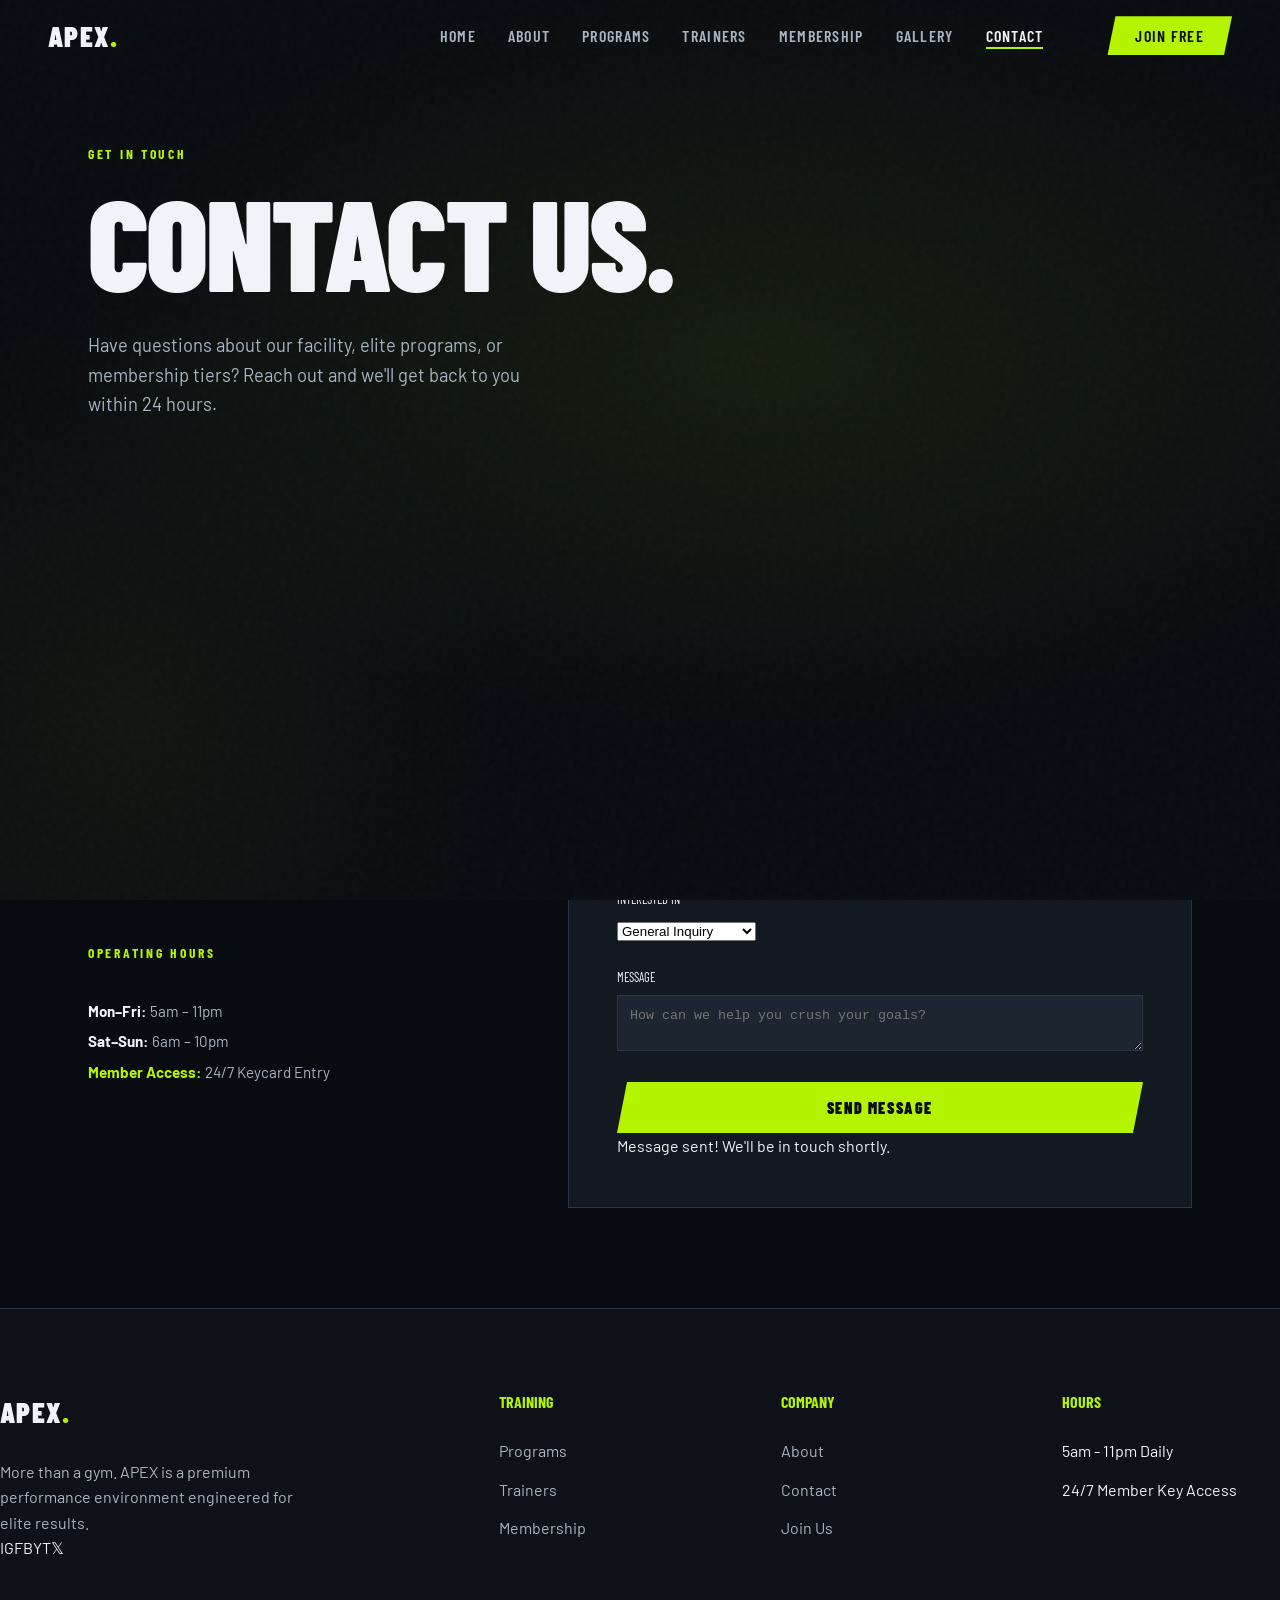
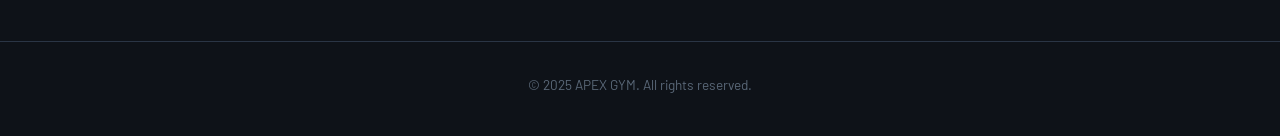
<file: contact.html>
<!DOCTYPE html>
<html lang="en">

<head>
    <meta charset="UTF-8">
    <meta name="viewport" content="width=device-width, initial-scale=1.0">
    <title>Contact Us — APEX GYM</title>
    <meta name="description"
        content="Get in touch with APEX GYM. Questions about memberships, programs, or trainers? We're here to help you forge your legacy.">
    <link rel="stylesheet" href="css/style.css">
    <link rel="preconnect" href="https://fonts.googleapis.com">
    <link rel="preconnect" href="https://fonts.gstatic.com" crossorigin>
</head>

<body>

    <div id="page-transition"></div>

    <!-- NAV -->
    <nav class="nav">
        <a href="index.html" class="nav-logo">APEX<span>.</span></a>
        <ul class="nav-links">
            <li><a href="index.html">Home</a></li>
            <li><a href="about.html">About</a></li>
            <li><a href="programs.html">Programs</a></li>
            <li><a href="trainers.html">Trainers</a></li>
            <li><a href="membership.html">Membership</a></li>
            <li><a href="gallery.html">Gallery</a></li>
            <li><a href="contact.html" class="active">Contact</a></li>
            <li><a href="join.html" class="nav-cta">Join Free</a></li>
        </ul>
        <button class="hamburger"><span></span><span></span><span></span></button>
    </nav>

    <div class="mobile-menu">
        <a href="index.html">Home</a><a href="about.html">About</a><a href="programs.html">Programs</a>
        <a href="trainers.html">Trainers</a><a href="membership.html">Membership</a>
        <a href="gallery.html">Gallery</a><a href="contact.html">Contact</a>
        <a href="join.html" class="nav-cta">Join Free</a>
    </div>

    <!-- CONTACT HERO -->
    <section class="hero hero-contact">
        <div class="hero-bg"></div>
        <div class="hero-noise"></div>
        <div class="hero-content" style="padding-top: 140px;">
            <span class="section-tag" data-reveal="up">Get In Touch</span>
            <h1 class="hero-title" data-reveal="up" data-delay="100">Contact <span>Us.</span></h1>
            <p class="hero-tagline" data-reveal="up" data-delay="200">
                Have questions about our facility, elite programs, or membership tiers? Reach out and we'll get back to
                you within 24 hours.
            </p>
        </div>
    </section>

    <!-- CONTACT SECTION -->
    <section class="section">
        <div class="container">
            <div class="contact-layout">
                <!-- Left Info -->
                <div data-reveal="left">
                    <span class="section-tag">Direct Access</span>
                    <h2 class="section-heading">Connect <span>Now</span></h2>
                    <div class="contact-info-cards">
                        <div class="contact-info-card">
                            <div class="contact-icon">📍</div>
                            <div>
                                <h4>The Lab (Location)</h4>
                                <p>123 Performance Ave., Elite District, NY 10001</p>
                            </div>
                        </div>
                        <div class="contact-info-card">
                            <div class="contact-icon">📞</div>
                            <div>
                                <h4>Hotline</h4>
                                <p>+1 (555) 123-4567 (Mon–Sun 8am–8pm)</p>
                            </div>
                        </div>
                        <div class="contact-info-card">
                            <div class="contact-icon">✉️</div>
                            <div>
                                <h4>Email Support</h4>
                                <p>hello@apexgym.com / members@apexgym.com</p>
                            </div>
                        </div>
                    </div>

                    <div style="margin-top: 3rem;">
                        <span class="section-tag">Operating Hours</span>
                        <ul
                            style="color: var(--ash); margin-top: 1rem; list-style: none; font-size: 0.95rem; line-height: 2;">
                            <li><strong style="color: var(--white);">Mon–Fri:</strong> 5am – 11pm</li>
                            <li><strong style="color: var(--white);">Sat–Sun:</strong> 6am – 10pm</li>
                            <li><strong style="color: var(--acid);">Member Access:</strong> 24/7 Keycard Entry</li>
                        </ul>
                    </div>
                </div>

                <!-- Right Form -->
                <div data-reveal="right" data-delay="100">
                    <form id="contact-form" class="contact-form">
                        <div class="form-row">
                            <div class="form-group">
                                <label for="name">Full Name</label>
                                <input type="text" id="name" name="name" placeholder="John Doe" required>
                                <span class="form-error"></span>
                            </div>
                            <div class="form-group">
                                <label for="email">Email Address</label>
                                <input type="email" id="email" name="email" placeholder="john@example.com" required>
                                <span class="form-error"></span>
                            </div>
                        </div>
                        <div class="form-row">
                            <div class="form-group">
                                <label for="phone">Phone Number</label>
                                <input type="tel" id="phone" name="phone" placeholder="+1 (555) 000-0000">
                                <span class="form-error"></span>
                            </div>
                            <div class="form-group">
                                <label for="interest">Interested In</label>
                                <select id="interest" name="interest">
                                    <option value="general">General Inquiry</option>
                                    <option value="membership">Membership Tiers</option>
                                    <option value="pt">Personal Training</option>
                                    <option value="corporate">Corporate Wellness</option>
                                </select>
                            </div>
                        </div>
                        <div class="form-group">
                            <label for="message">Message</label>
                            <textarea id="message" name="message" placeholder="How can we help you crush your goals?"
                                required></textarea>
                            <span class="form-error"></span>
                        </div>
                        <button type="submit" class="btn btn-primary form-submit-btn"
                            style="width: 100%; justify-content: center;">Send Message</button>
                        <div class="form-success">Message sent! We'll be in touch shortly.</div>
                    </form>
                </div>
            </div>
        </div>
    </section>

    <!-- FOOTER -->
    <footer class="footer">
        <div class="footer-grid">
            <div class="footer-brand">
                <div class="nav-logo">APEX<span>.</span></div>
                <p>More than a gym. APEX is a premium performance environment engineered for elite results.</p>
                <div class="footer-socials">
                    <a href="#">IG</a><a href="#">FB</a><a href="#">YT</a><a href="#">𝕏</a>
                </div>
            </div>
            <div class="footer-col">
                <h4>Training</h4>
                <ul>
                    <li><a href="programs.html">Programs</a></li>
                    <li><a href="trainers.html">Trainers</a></li>
                    <li><a href="membership.html">Membership</a></li>
                </ul>
            </div>
            <div class="footer-col">
                <h4>Company</h4>
                <ul>
                    <li><a href="about.html">About</a></li>
                    <li><a href="contact.html">Contact</a></li>
                    <li><a href="join.html">Join Us</a></li>
                </ul>
            </div>
            <div class="footer-col">
                <h4>Hours</h4>
                <ul>
                    <li>5am - 11pm Daily</li>
                    <li>24/7 Member Key Access</li>
                </ul>
            </div>
        </div>
        <div class="footer-bottom">
            <p>© 2025 APEX GYM. All rights reserved.</p>
        </div>
    </footer>

    <script src="js/script.js"></script>
</body>

</html>
</file>
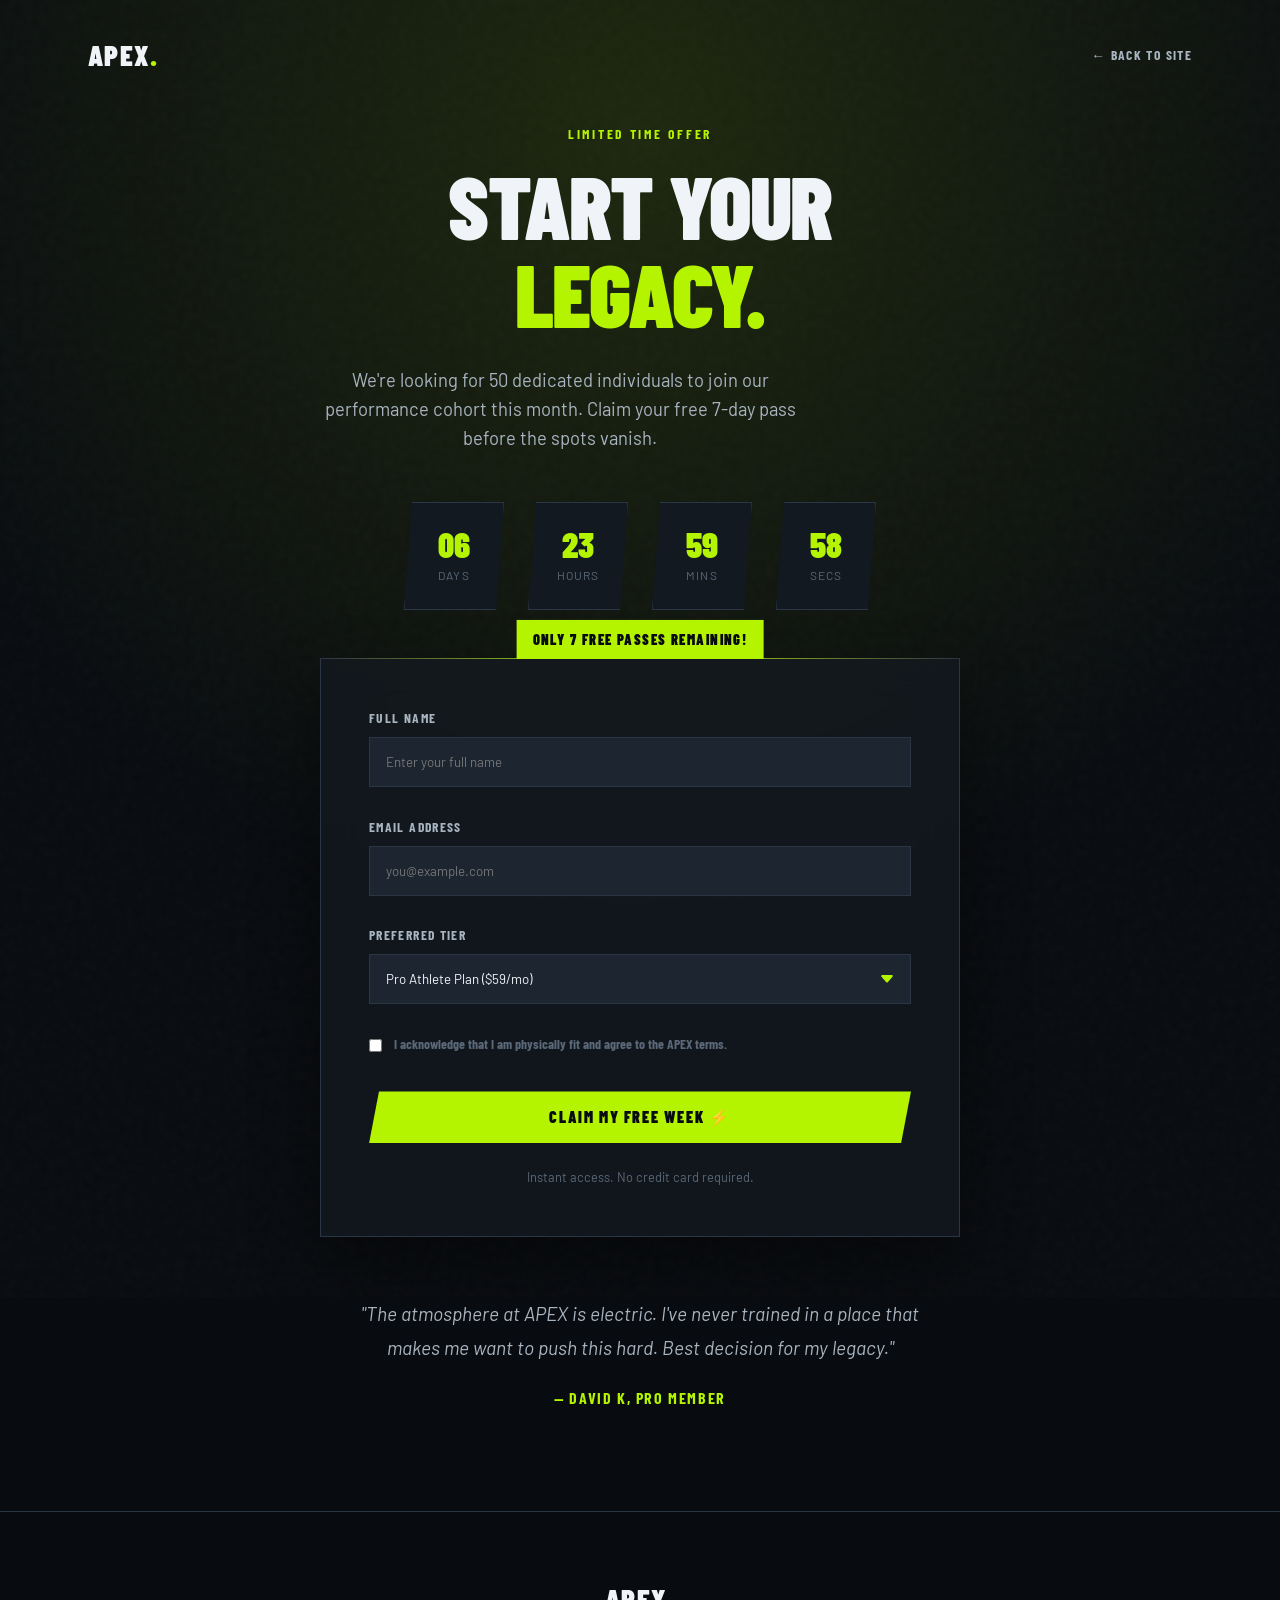
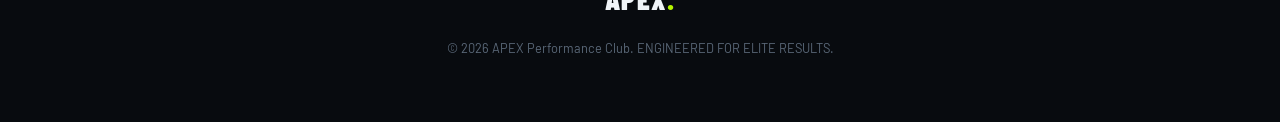
<file: join.html>
<!DOCTYPE html>
<html lang="en">

<head>
    <meta charset="UTF-8">
    <meta name="viewport" content="width=device-width, initial-scale=1.0">
    <title>Join the Legacy — APEX GYM</title>
    <meta name="description"
        content="Claim your free 7-day trial at APEX GYM. No commitment, just results. Join the city's most elite fitness community today.">
    <link rel="stylesheet" href="css/style.css">
    <link rel="preconnect" href="https://fonts.googleapis.com">
    <link rel="preconnect" href="https://fonts.gstatic.com" crossorigin>
</head>

<body class="join-body">

    <div id="page-transition"></div>

    <!-- ===== NAVIGATION (Minimal) ===== -->
    <nav class="join-nav">
        <div class="container" style="display:flex; width:100%; align-items:center;">
            <a href="index.html" class="nav-logo">APEX<span>.</span></a>
            <a href="index.html" style="margin-left:auto;" class="btn-back">← Back to Site</a>
        </div>
    </nav>

    <!-- ===== JOIN HERO ===== -->
    <main>
        <section class="join-hero">
            <div class="join-hero-bg"></div>
            <div class="hero-noise"></div>

            <div class="container">
                <div class="join-content">
                    <span class="section-tag" data-reveal="skew-up">Limited Time Offer</span>
                    <h1 class="join-hero-title" data-reveal="skew-up" data-delay="100">Start Your <span>Legacy.</span>
                    </h1>
                    <p class="hero-tagline" data-reveal="skew-up" data-delay="200">
                        We're looking for 50 dedicated individuals to join our performance cohort this month. Claim your
                        free 7-day pass before the spots vanish.
                    </p>

                    <!-- Countdown -->
                    <div class="countdown-wrap" data-reveal="scale" data-delay="300">
                        <div class="countdown-block">
                            <div class="countdown-num" id="cd-days">00</div>
                            <div class="countdown-label">Days</div>
                        </div>
                        <div class="countdown-block">
                            <div class="countdown-num" id="cd-hours">00</div>
                            <div class="countdown-label">Hours</div>
                        </div>
                        <div class="countdown-block">
                            <div class="countdown-num" id="cd-mins">00</div>
                            <div class="countdown-label">Mins</div>
                        </div>
                        <div class="countdown-block">
                            <div class="countdown-num" id="cd-secs">00</div>
                            <div class="countdown-label">Secs</div>
                        </div>
                    </div>

                    <!-- Join Form -->
                    <div class="join-form-wrap" data-reveal="skew-up" data-delay="400">
                        <div class="urgency-bar">Only 7 Free Passes Remaining!</div>
                        <form id="join-form" class="join-form">
                            <div class="form-group">
                                <label for="join-name">Full Name</label>
                                <input type="text" id="join-name" name="name" placeholder="Enter your full name"
                                    required>
                                <span class="form-error"></span>
                            </div>
                            <div class="form-group">
                                <label for="join-email">Email Address</label>
                                <input type="email" id="join-email" name="email" placeholder="you@example.com" required>
                                <span class="form-error"></span>
                            </div>
                            <div class="form-group">
                                <label for="join-tier">Preferred Tier</label>
                                <select id="join-tier" name="tier">
                                    <option value="starter">Starter Plan ($29/mo)</option>
                                    <option value="pro" selected>Pro Athlete Plan ($59/mo)</option>
                                    <option value="elite">Elite Performance ($99/mo)</option>
                                </select>
                            </div>
                            <div class="form-group" style="display: flex; gap: 12px; align-items: flex-start;">
                                <input type="checkbox" id="join-terms" required style="width: auto; margin-top: 6px;">
                                <label for="join-terms"
                                    style="text-transform: none; letter-spacing: 0; font-size: 0.85rem; cursor: pointer; color: var(--muted);">
                                    I acknowledge that I am physically fit and agree to the APEX terms.
                                </label>
                            </div>
                            <button type="submit" class="btn btn-primary btn-magnetic"
                                style="width:100%; justify-content:center;">
                                Claim My Free Week ⚡
                            </button>
                            <p style="margin-top: 1.5rem; color: var(--muted); font-size: 0.8rem;">
                                Instant access. No credit card required.
                            </p>
                        </form>
                    </div>
                </div>
            </div>
        </section>

        <!-- TESTIMONIAL MINI -->
        <section class="section" style="padding-top: 0;">
            <div class="container" style="max-width: 700px; text-align: center;">
                <div data-reveal="skew-up">
                    <p style="font-style: italic; color: var(--ash); line-height: 1.8; font-size: 1.2rem;">
                        "The atmosphere at APEX is electric. I've never trained in a place that makes me want to push
                        this
                        hard. Best decision for my legacy."
                    </p>
                    <div
                        style="margin-top: 1.2rem; font-family: var(--font-head); font-weight: 700; text-transform: uppercase; color: var(--acid); letter-spacing: 0.1em;">
                        — David K, Pro Member
                    </div>
                </div>
            </div>
        </section>
    </main>

    <!-- FOOTER (Minimal) -->
    <footer style="padding: 4rem 0; text-align: center; border-top: 1px solid var(--border);">
        <div class="nav-logo" style="margin-bottom: 1rem;">APEX<span>.</span></div>
        <p style="color: var(--muted); font-size: 0.8rem;">
            © 2026 APEX Performance Club. ENGINEERED FOR ELITE RESULTS.
        </p>
    </footer>

    <script src="js/script.js"></script>
</body>

</html>
</file>
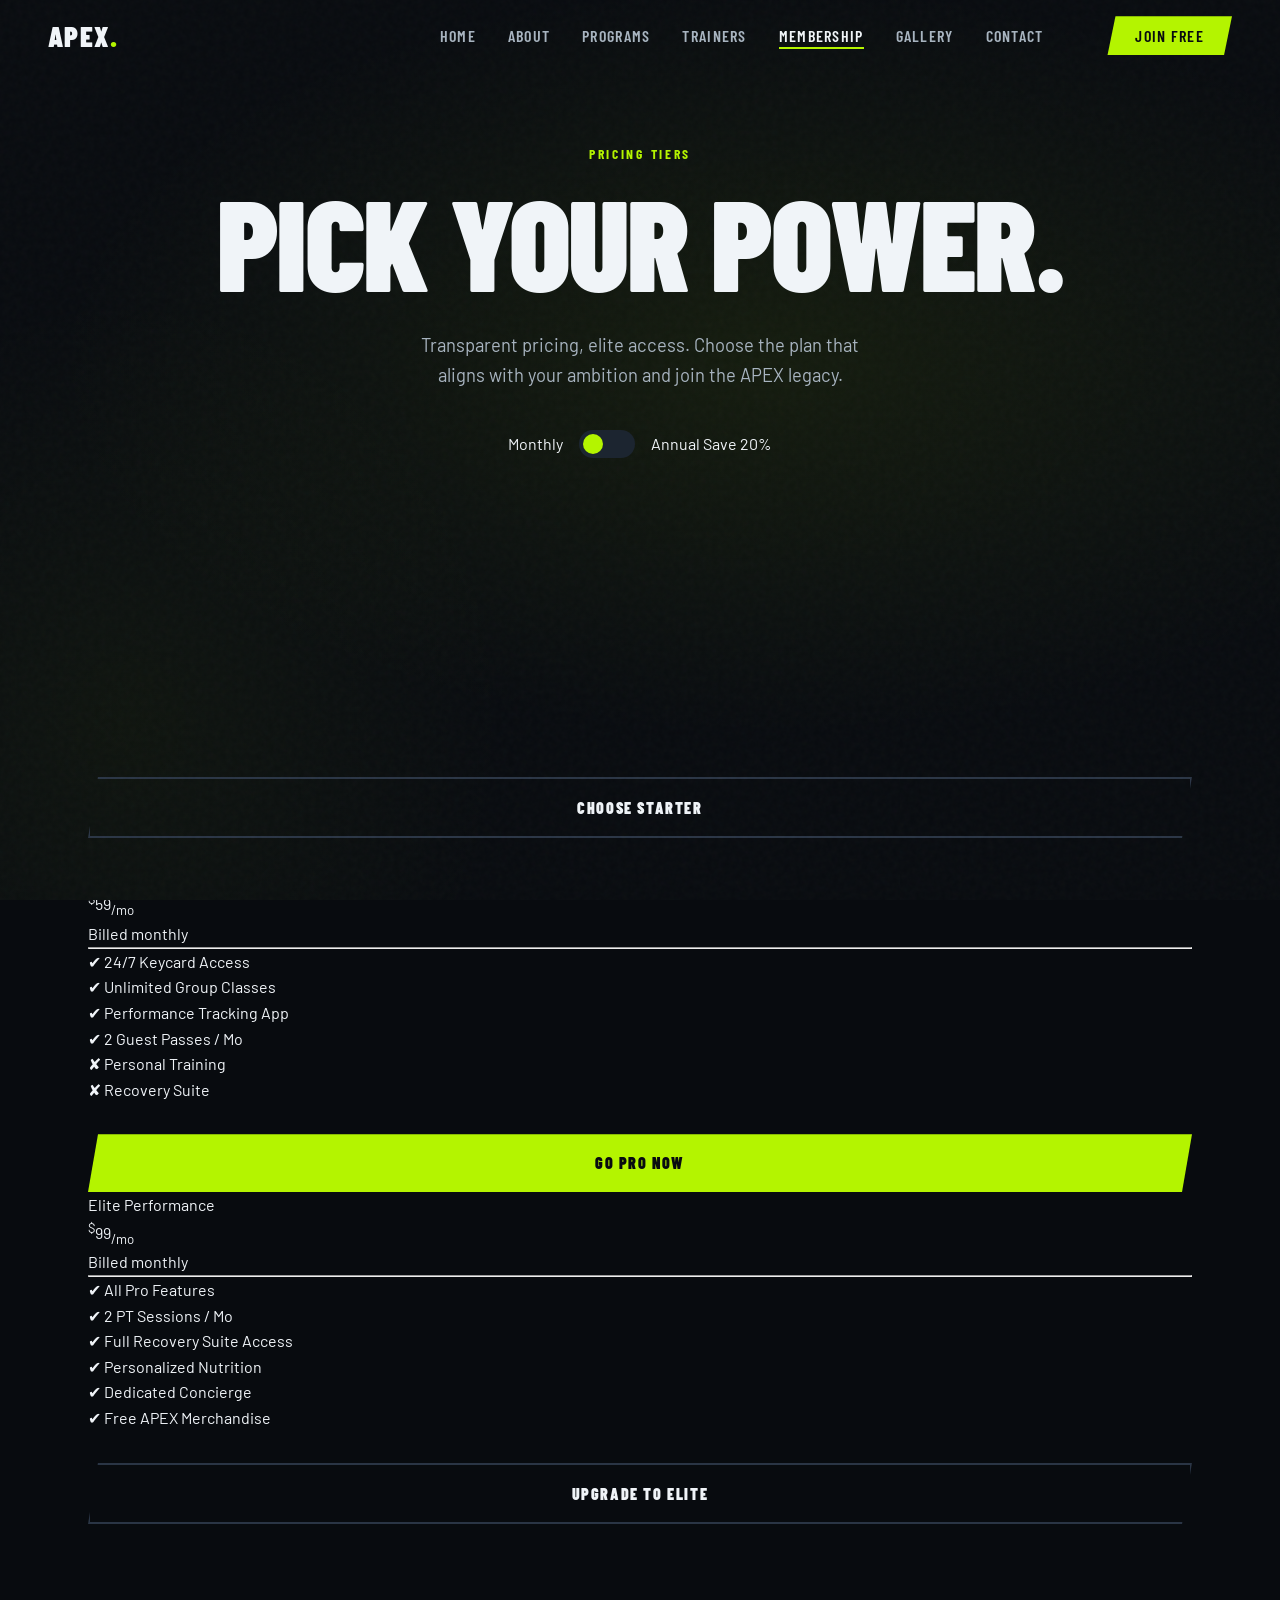
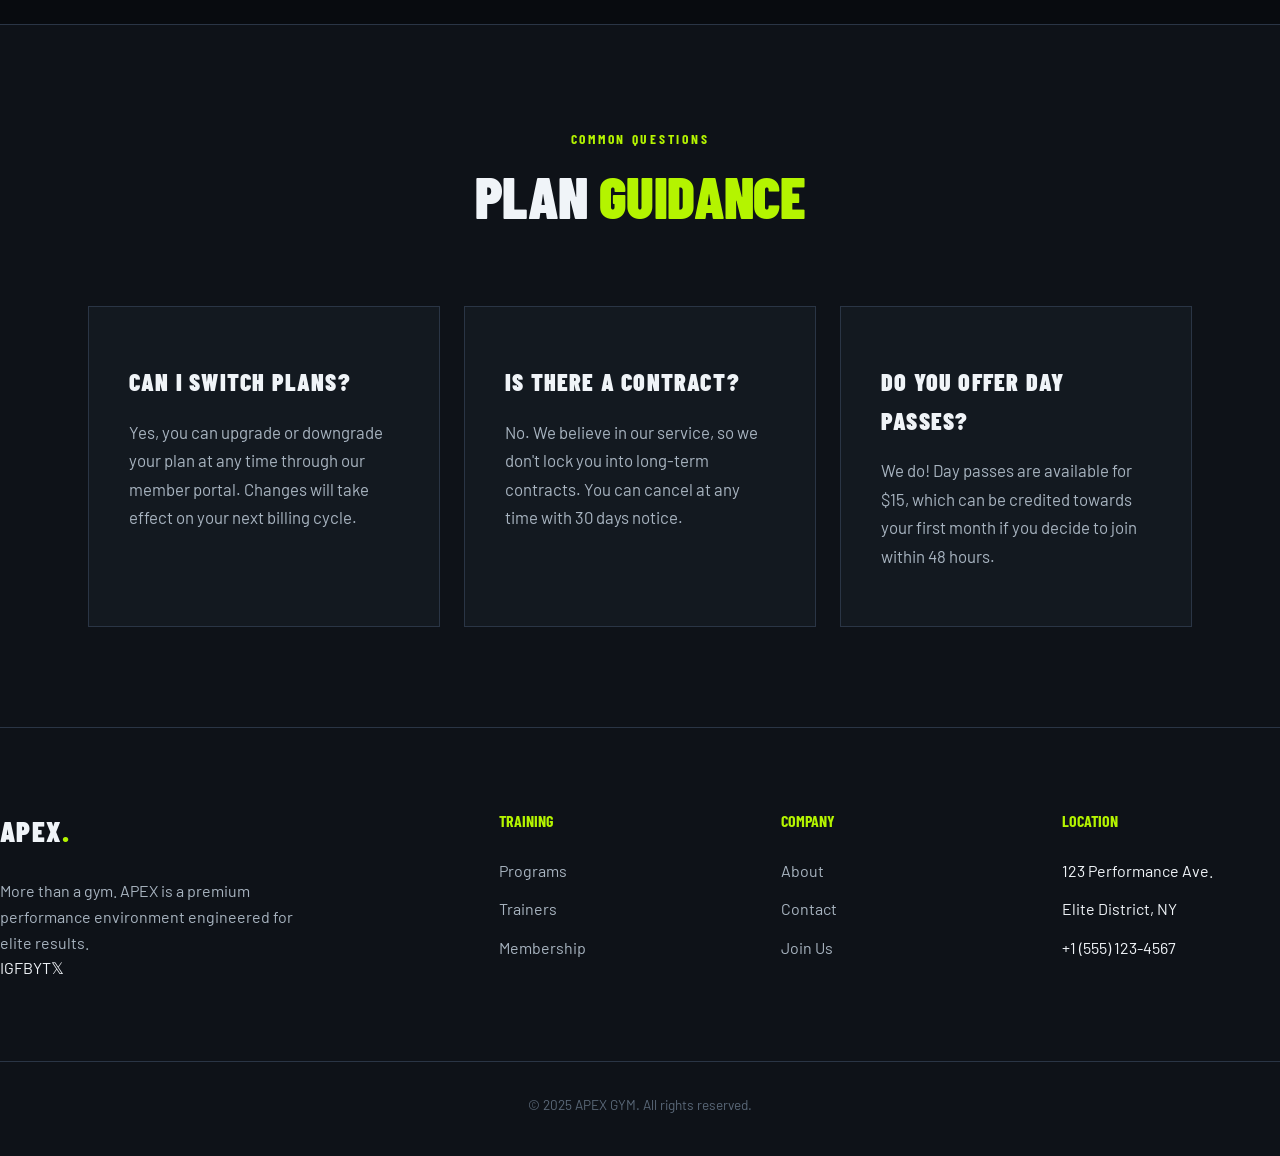
<file: membership.html>
<!DOCTYPE html>
<html lang="en">

<head>
    <meta charset="UTF-8">
    <meta name="viewport" content="width=device-width, initial-scale=1.0">
    <title>Membership — APEX GYM</title>
    <meta name="description"
        content="Choose your membership tier at APEX GYM. From Starter to Elite, find the plan that fits your performance goals.">
    <link rel="stylesheet" href="css/style.css">
    <link rel="preconnect" href="https://fonts.googleapis.com">
    <link rel="preconnect" href="https://fonts.gstatic.com" crossorigin>
</head>

<body>

    <div id="page-transition"></div>

    <!-- NAV -->
    <nav class="nav">
        <a href="index.html" class="nav-logo">APEX<span>.</span></a>
        <ul class="nav-links">
            <li><a href="index.html">Home</a></li>
            <li><a href="about.html">About</a></li>
            <li><a href="programs.html">Programs</a></li>
            <li><a href="trainers.html">Trainers</a></li>
            <li><a href="membership.html" class="active">Membership</a></li>
            <li><a href="gallery.html">Gallery</a></li>
            <li><a href="contact.html">Contact</a></li>
            <li><a href="join.html" class="nav-cta">Join Free</a></li>
        </ul>
        <button class="hamburger"><span></span><span></span><span></span></button>
    </nav>

    <div class="mobile-menu">
        <a href="index.html">Home</a><a href="about.html">About</a><a href="programs.html">Programs</a>
        <a href="trainers.html">Trainers</a><a href="membership.html">Membership</a>
        <a href="gallery.html">Gallery</a><a href="contact.html">Contact</a>
        <a href="join.html" class="nav-cta">Join Free</a>
    </div>

    <!-- MEMBERSHIP HERO -->
    <section class="hero hero-membership">
        <div class="hero-bg"></div>
        <div class="hero-noise"></div>
        <div class="hero-content" style="padding-top: 140px; text-align: center;">
            <span class="section-tag" data-reveal="up">Pricing Tiers</span>
            <h1 class="hero-title" data-reveal="up" data-delay="100">Pick Your <span>Power.</span></h1>
            <p class="hero-tagline" data-reveal="up" data-delay="200" style="margin: 1.8rem auto 2.5rem;">
                Transparent pricing, elite access. Choose the plan that aligns with your ambition and join the APEX
                legacy.
            </p>

            <!-- Toggle -->
            <div class="pricing-toggle" data-reveal="up" data-delay="300">
                <span>Monthly</span>
                <div class="toggle-switch"></div>
                <span>Annual <span class="save-badge">Save 20%</span></span>
            </div>
        </div>
    </section>

    <!-- PLANS GRID -->
    <section class="section" style="padding-top: 0;">
        <div class="container">
            <div class="plans-grid">
                <!-- Starter -->
                <div class="plan-card" data-reveal="up">
                    <div class="plan-name">Starter</div>
                    <div class="plan-price">
                        <sup>$</sup><span class="plan-price-num">29</span><sub>/mo</sub>
                    </div>
                    <div class="plan-period">Billed monthly</div>
                    <hr class="plan-divider">
                    <ul class="plan-features">
                        <li><span class="check">✔</span> Standard Gym Access</li>
                        <li><span class="check">✔</span> All Weights & Machines</li>
                        <li><span class="check">✔</span> Locker & Shower Access</li>
                        <li class="inactive"><span class="cross">✘</span> Group Classes</li>
                        <li class="inactive"><span class="cross">✘</span> 1-on-1 Coaching</li>
                        <li class="inactive"><span class="cross">✘</span> Recovery Suite</li>
                    </ul>
                    <div style="margin-top: 2rem;">
                        <a href="join.html" class="btn btn-outline" style="width: 100%; justify-content: center;">Choose
                            Starter</a>
                    </div>
                </div>

                <!-- Pro (Featured) -->
                <div class="plan-card featured" data-reveal="up" data-delay="100">
                    <div class="plan-badge">Best Value</div>
                    <div class="plan-name">Pro Athlete</div>
                    <div class="plan-price">
                        <sup>$</sup><span class="plan-price-num">59</span><sub>/mo</sub>
                    </div>
                    <div class="plan-period">Billed monthly</div>
                    <hr class="plan-divider">
                    <ul class="plan-features">
                        <li><span class="check">✔</span> 24/7 Keycard Access</li>
                        <li><span class="check">✔</span> Unlimited Group Classes</li>
                        <li><span class="check">✔</span> Performance Tracking App</li>
                        <li><span class="check">✔</span> 2 Guest Passes / Mo</li>
                        <li class="inactive"><span class="cross">✘</span> Personal Training</li>
                        <li class="inactive"><span class="cross">✘</span> Recovery Suite</li>
                    </ul>
                    <div style="margin-top: 2rem;">
                        <a href="join.html" class="btn btn-primary" style="width: 100%; justify-content: center;">Go Pro
                            Now</a>
                    </div>
                    <div class="plan-glow"></div>
                </div>

                <!-- Elite -->
                <div class="plan-card" data-reveal="up" data-delay="200">
                    <div class="plan-name">Elite Performance</div>
                    <div class="plan-price">
                        <sup>$</sup><span class="plan-price-num">99</span><sub>/mo</sub>
                    </div>
                    <div class="plan-period">Billed monthly</div>
                    <hr class="plan-divider">
                    <ul class="plan-features">
                        <li><span class="check">✔</span> All Pro Features</li>
                        <li><span class="check">✔</span> 2 PT Sessions / Mo</li>
                        <li><span class="check">✔</span> Full Recovery Suite Access</li>
                        <li><span class="check">✔</span> Personalized Nutrition</li>
                        <li><span class="check">✔</span> Dedicated Concierge</li>
                        <li><span class="check">✔</span> Free APEX Merchandise</li>
                    </ul>
                    <div style="margin-top: 2rem;">
                        <a href="join.html" class="btn btn-outline"
                            style="width: 100%; justify-content: center;">Upgrade to Elite</a>
                    </div>
                </div>
            </div>
        </div>
    </section>

    <!-- FAQ SECTION -->
    <section class="section" style="background: var(--dark); border-top: 1px solid var(--border);">
        <div class="container">
            <div data-reveal="up" style="text-align: center; max-width: 600px; margin: 0 auto 4rem;">
                <span class="section-tag">Common Questions</span>
                <h2 class="section-heading">Plan <span>Guidance</span></h2>
            </div>
            <div class="why-grid">
                <div class="why-card" data-reveal="up">
                    <h3>Can I switch plans?</h3>
                    <p>Yes, you can upgrade or downgrade your plan at any time through our member portal. Changes will
                        take effect on your next billing cycle.</p>
                </div>
                <div class="why-card" data-reveal="up" data-delay="100">
                    <h3>Is there a contract?</h3>
                    <p>No. We believe in our service, so we don't lock you into long-term contracts. You can cancel at
                        any time with 30 days notice.</p>
                </div>
                <div class="why-card" data-reveal="up" data-delay="200">
                    <h3>Do you offer day passes?</h3>
                    <p>We do! Day passes are available for $15, which can be credited towards your first month if you
                        decide to join within 48 hours.</p>
                </div>
            </div>
        </div>
    </section>

    <!-- FOOTER -->
    <footer class="footer">
        <div class="footer-grid">
            <div class="footer-brand">
                <div class="nav-logo">APEX<span>.</span></div>
                <p>More than a gym. APEX is a premium performance environment engineered for elite results.</p>
                <div class="footer-socials">
                    <a href="#">IG</a><a href="#">FB</a><a href="#">YT</a><a href="#">𝕏</a>
                </div>
            </div>
            <div class="footer-col">
                <h4>Training</h4>
                <ul>
                    <li><a href="programs.html">Programs</a></li>
                    <li><a href="trainers.html">Trainers</a></li>
                    <li><a href="membership.html">Membership</a></li>
                </ul>
            </div>
            <div class="footer-col">
                <h4>Company</h4>
                <ul>
                    <li><a href="about.html">About</a></li>
                    <li><a href="contact.html">Contact</a></li>
                    <li><a href="join.html">Join Us</a></li>
                </ul>
            </div>
            <div class="footer-col">
                <h4>Location</h4>
                <ul>
                    <li>123 Performance Ave.</li>
                    <li>Elite District, NY</li>
                    <li>+1 (555) 123-4567</li>
                </ul>
            </div>
        </div>
        <div class="footer-bottom">
            <p>© 2025 APEX GYM. All rights reserved.</p>
        </div>
    </footer>

    <script src="js/script.js"></script>
</body>

</html>
</file>
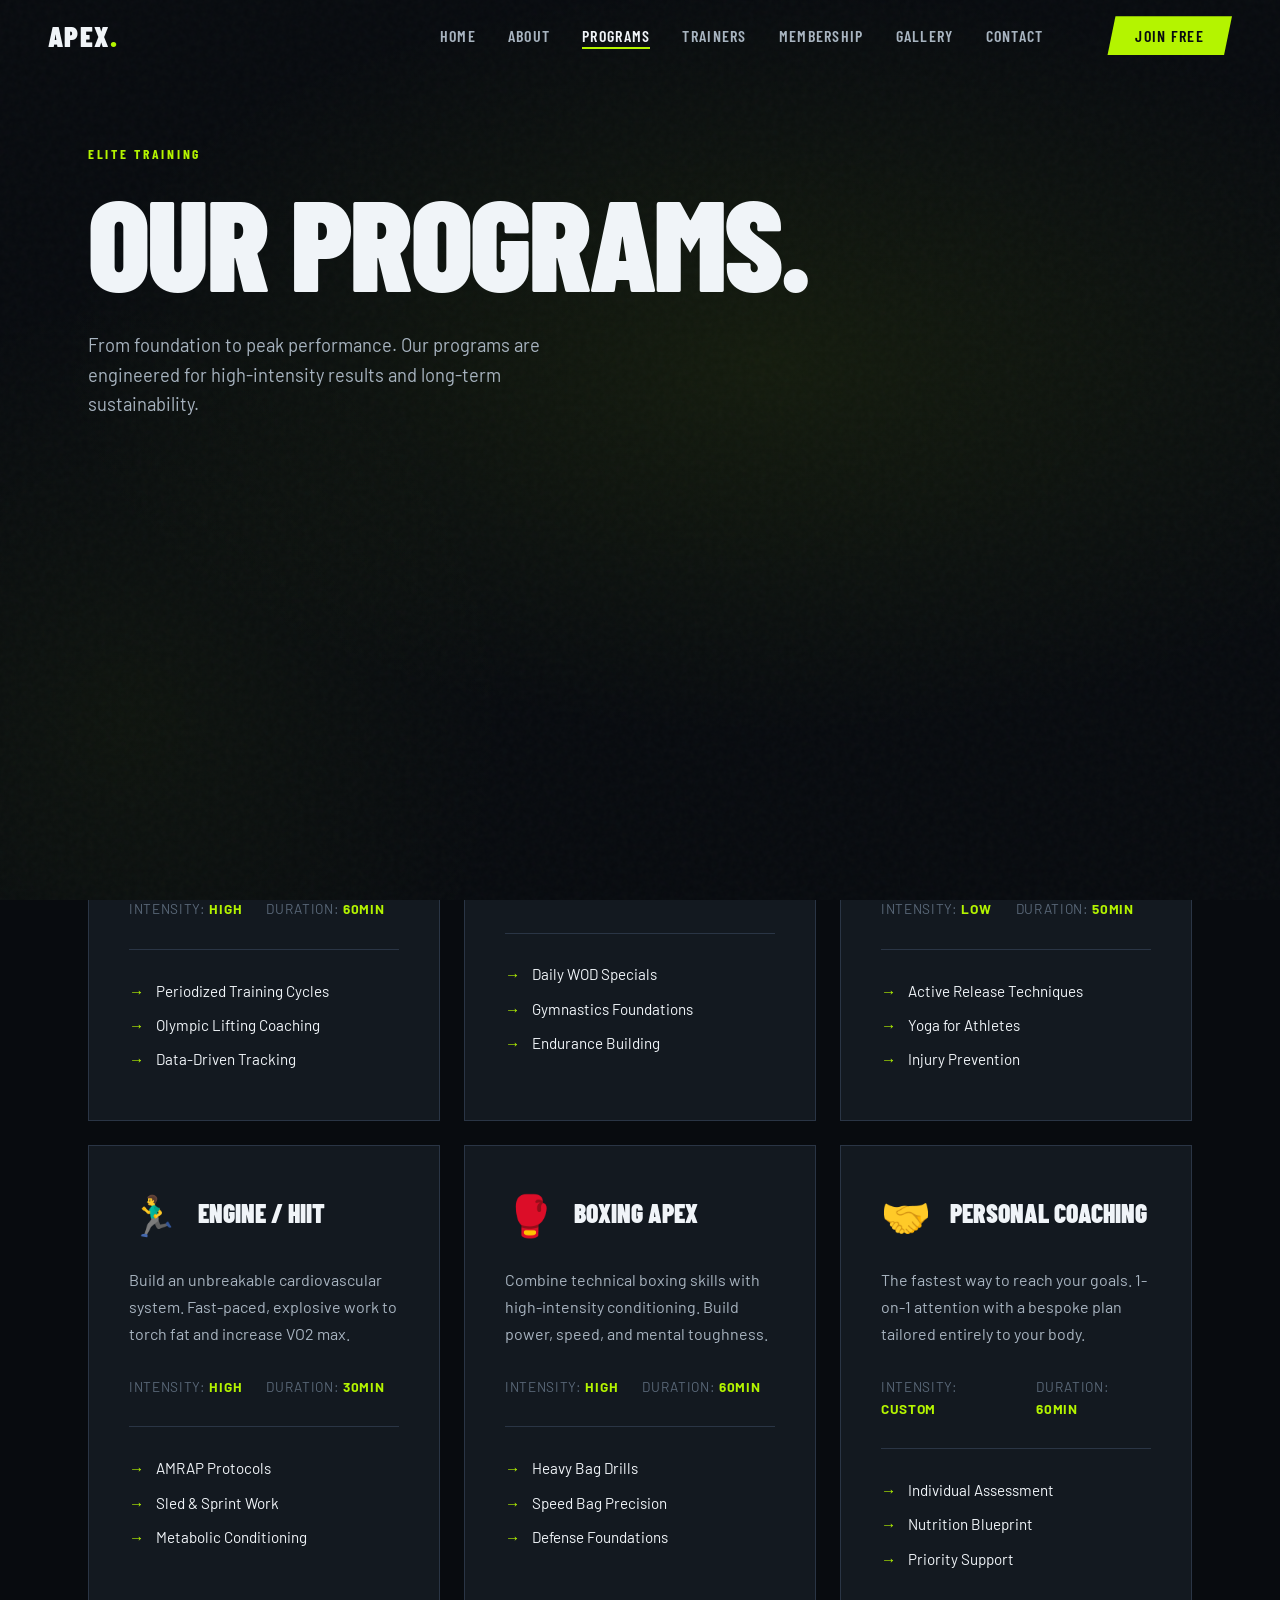
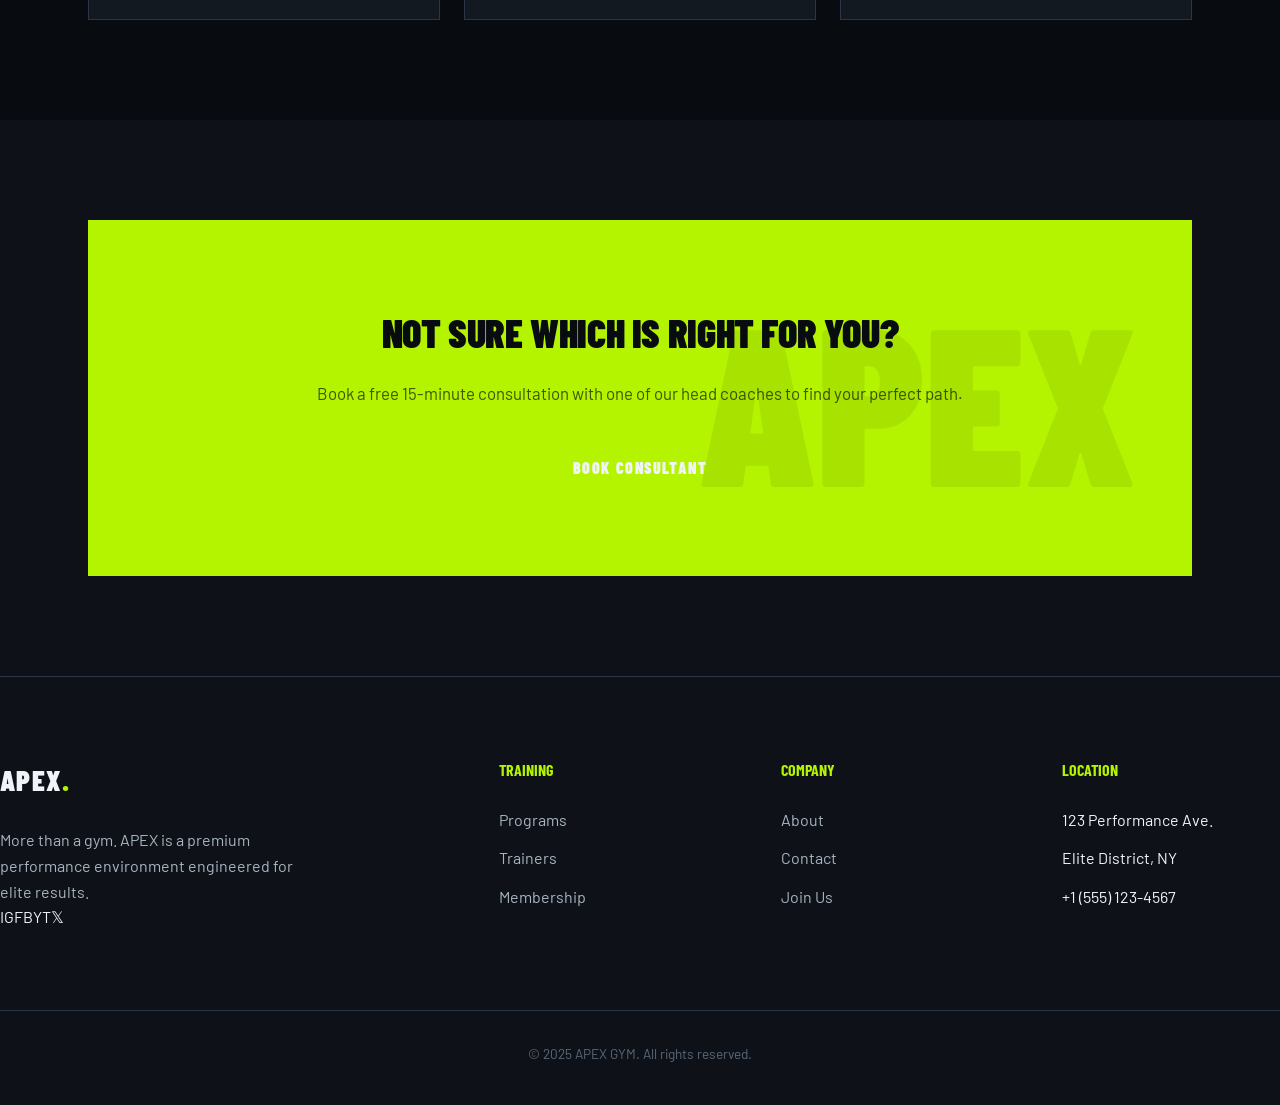
<file: programs.html>
<!DOCTYPE html>
<html lang="en">

<head>
    <meta charset="UTF-8">
    <meta name="viewport" content="width=device-width, initial-scale=1.0">
    <title>Programs — APEX GYM</title>
    <meta name="description"
        content="Discover our elite training programs — from Strength & Conditioning to CrossFit and Mobility. Built for results.">
    <link rel="stylesheet" href="css/style.css">
    <link rel="preconnect" href="https://fonts.googleapis.com">
    <link rel="preconnect" href="https://fonts.gstatic.com" crossorigin>
</head>

<body>

    <div id="page-transition"></div>

    <!-- NAV -->
    <nav class="nav">
        <a href="index.html" class="nav-logo">APEX<span>.</span></a>
        <ul class="nav-links">
            <li><a href="index.html">Home</a></li>
            <li><a href="about.html">About</a></li>
            <li><a href="programs.html" class="active">Programs</a></li>
            <li><a href="trainers.html">Trainers</a></li>
            <li><a href="membership.html">Membership</a></li>
            <li><a href="gallery.html">Gallery</a></li>
            <li><a href="contact.html">Contact</a></li>
            <li><a href="join.html" class="nav-cta">Join Free</a></li>
        </ul>
        <button class="hamburger"><span></span><span></span><span></span></button>
    </nav>

    <div class="mobile-menu">
        <a href="index.html">Home</a><a href="about.html">About</a><a href="programs.html">Programs</a>
        <a href="trainers.html">Trainers</a><a href="membership.html">Membership</a>
        <a href="gallery.html">Gallery</a><a href="contact.html">Contact</a>
        <a href="join.html" class="nav-cta">Join Free</a>
    </div>

    <!-- PROGRAMS HERO -->
    <section class="hero hero-programs">
        <div class="hero-bg"></div>
        <div class="hero-noise"></div>
        <div class="hero-content" style="padding-top: 140px;">
            <span class="section-tag" data-reveal="up">Elite Training</span>
            <h1 class="hero-title" data-reveal="up" data-delay="100">Our <span>Programs.</span></h1>
            <p class="hero-tagline" data-reveal="up" data-delay="200">
                From foundation to peak performance. Our programs are engineered for high-intensity results and
                long-term sustainability.
            </p>
        </div>
    </section>

    <!-- PROGRAMS GRID -->
    <section class="section">
        <div class="container">
            <div class="programs-grid">
                <!-- Program 1 -->
                <div class="program-card" data-reveal="up">
                    <div class="program-card-header">
                        <div class="program-icon">🏋️‍♂️</div>
                        <h3>Strength & Conditioning</h3>
                    </div>
                    <div class="program-card-body">
                        <p>The core of athletic performance. We focus on compound movements, progressive overload,
                            and structural integrity.</p>
                        <div class="program-meta">
                            <div class="program-meta-item">Intensity: <strong>High</strong></div>
                            <div class="program-meta-item">Duration: <strong>60min</strong></div>
                        </div>
                        <ul class="program-features">
                            <li>Periodized Training Cycles</li>
                            <li>Olympic Lifting Coaching</li>
                            <li>Data-Driven Tracking</li>
                        </ul>
                    </div>
                </div>

                <!-- Program 2 -->
                <div class="program-card" data-reveal="up" data-delay="100">
                    <div class="program-card-header">
                        <div class="program-icon">⚡</div>
                        <h3>APEX CrossFit</h3>
                    </div>
                    <div class="program-card-body">
                        <p>High-intensity functional movements delivered in a community environment. Prepare to be
                            challenged every single day.</p>
                        <div class="program-meta">
                            <div class="program-meta-item">Intensity: <strong>Elite</strong></div>
                            <div class="program-meta-item">Duration: <strong>45min</strong></div>
                        </div>
                        <ul class="program-features">
                            <li>Daily WOD Specials</li>
                            <li>Gymnastics Foundations</li>
                            <li>Endurance Building</li>
                        </ul>
                    </div>
                </div>

                <!-- Program 3 -->
                <div class="program-card" data-reveal="up" data-delay="200">
                    <div class="program-card-header">
                        <div class="program-icon">🧘‍♂️</div>
                        <h3>Mobility & Recovery</h3>
                    </div>
                    <div class="program-card-body">
                        <p>Performance isn't just about how hard you train, it's about how well you recover. Unlock
                            your full range of motion.</p>
                        <div class="program-meta">
                            <div class="program-meta-item">Intensity: <strong>Low</strong></div>
                            <div class="program-meta-item">Duration: <strong>50min</strong></div>
                        </div>
                        <ul class="program-features">
                            <li>Active Release Techniques</li>
                            <li>Yoga for Athletes</li>
                            <li>Injury Prevention</li>
                        </ul>
                    </div>
                </div>

                <!-- Program 4 -->
                <div class="program-card" data-reveal="up">
                    <div class="program-card-header">
                        <div class="program-icon">🏃‍♂️</div>
                        <h3>Engine / HIIT</h3>
                    </div>
                    <div class="program-card-body">
                        <p>Build an unbreakable cardiovascular system. Fast-paced, explosive work to torch fat and
                            increase VO2 max.</p>
                        <div class="program-meta">
                            <div class="program-meta-item">Intensity: <strong>High</strong></div>
                            <div class="program-meta-item">Duration: <strong>30min</strong></div>
                        </div>
                        <ul class="program-features">
                            <li>AMRAP Protocols</li>
                            <li>Sled & Sprint Work</li>
                            <li>Metabolic Conditioning</li>
                        </ul>
                    </div>
                </div>

                <!-- Program 5 -->
                <div class="program-card" data-reveal="up" data-delay="100">
                    <div class="program-card-header">
                        <div class="program-icon">🥊</div>
                        <h3>Boxing Apex</h3>
                    </div>
                    <div class="program-card-body">
                        <p>Combine technical boxing skills with high-intensity conditioning. Build power, speed, and
                            mental toughness.</p>
                        <div class="program-meta">
                            <div class="program-meta-item">Intensity: <strong>High</strong></div>
                            <div class="program-meta-item">Duration: <strong>60min</strong></div>
                        </div>
                        <ul class="program-features">
                            <li>Heavy Bag Drills</li>
                            <li>Speed Bag Precision</li>
                            <li>Defense Foundations</li>
                        </ul>
                    </div>
                </div>

                <!-- Program 6 -->
                <div class="program-card" data-reveal="up" data-delay="200">
                    <div class="program-card-header">
                        <div class="program-icon">🤝</div>
                        <h3>Personal Coaching</h3>
                    </div>
                    <div class="program-card-body">
                        <p>The fastest way to reach your goals. 1-on-1 attention with a bespoke plan tailored
                            entirely to your body.</p>
                        <div class="program-meta">
                            <div class="program-meta-item">Intensity: <strong>Custom</strong></div>
                            <div class="program-meta-item">Duration: <strong>60min</strong></div>
                        </div>
                        <ul class="program-features">
                            <li>Individual Assessment</li>
                            <li>Nutrition Blueprint</li>
                            <li>Priority Support</li>
                        </ul>
                    </div>
                </div>
            </div>
        </div>
    </section>

    <!-- CALL TO ACTION -->
    <section class="section" style="background: var(--dark);">
        <div class="container">
            <div class="cta-banner" data-reveal="scale">
                <div class="cta-banner-inner">
                    <h2>Not Sure Which Is <span>Right For You?</span></h2>
                    <p>Book a free 15-minute consultation with one of our head coaches to find your perfect path.</p>
                    <a href="contact.html" class="btn btn-dark">Book Consultant</a>
                </div>
            </div>
        </div>
    </section>

    <!-- FOOTER -->
    <footer class="footer">
        <div class="footer-grid">
            <div class="footer-brand">
                <div class="nav-logo">APEX<span>.</span></div>
                <p>More than a gym. APEX is a premium performance environment engineered for elite results.</p>
                <div class="footer-socials">
                    <a href="#">IG</a><a href="#">FB</a><a href="#">YT</a><a href="#">𝕏</a>
                </div>
            </div>
            <div class="footer-col">
                <h4>Training</h4>
                <ul>
                    <li><a href="programs.html">Programs</a></li>
                    <li><a href="trainers.html">Trainers</a></li>
                    <li><a href="membership.html">Membership</a></li>
                </ul>
            </div>
            <div class="footer-col">
                <h4>Company</h4>
                <ul>
                    <li><a href="about.html">About</a></li>
                    <li><a href="contact.html">Contact</a></li>
                    <li><a href="join.html">Join Us</a></li>
                </ul>
            </div>
            <div class="footer-col">
                <h4>Location</h4>
                <ul>
                    <li>123 Performance Ave.</li>
                    <li>Elite District, NY</li>
                    <li>+1 (555) 123-4567</li>
                </ul>
            </div>
        </div>
        <div class="footer-bottom">
            <p>© 2025 APEX GYM. All rights reserved.</p>
        </div>
    </footer>

    <script src="js/script.js"></script>
</body>

</html>
</file>
<file: css/style.css>
/* ============================================================
   APEX GYM — Global Stylesheet [RESTORED PREMIUM]
   Design System: Matte Black + Acid Green + Steel
   ============================================================ */

/* --- Google Fonts --- */
@import url('https://fonts.googleapis.com/css2?family=Barlow+Condensed:ital,wght@0,400;0,600;0,700;0,900;1,700&family=Barlow:wght@300;400;500;600;700&display=swap');

/* ============================================================
   CSS VARIABLES
   ============================================================ */
:root {
  /* Core palette */
  --black: #080b0f;
  --dark: #0e1218;
  --card: #131920;
  --steel: #1c2530;
  --steel-light: #243040;
  --border: #2a3545;

  /* Accent */
  --acid: #b4f400;
  /* Acid green */
  --acid-dim: #8abe00;
  --acid-glow: rgba(180, 244, 0, 0.18);
  --acid-glow2: rgba(180, 244, 0, 0.06);

  /* Text */
  --white: #f0f4f8;
  --ash: #a8b4c0;
  --muted: #5a6878;

  /* Typography */
  --font-head: 'Barlow Condensed', sans-serif;
  --font-body: 'Barlow', sans-serif;

  /* Spacing */
  --section-pad: 100px;
  --gap: 2rem;

  /* Transitions */
  --trans-fast: 0.2s cubic-bezier(0.4, 0, 0.2, 1);
  --trans-mid: 0.4s cubic-bezier(0.4, 0, 0.2, 1);
  --trans-slow: 0.7s cubic-bezier(0.4, 0, 0.2, 1);
}

/* ============================================================
   RESET & BASE
   ============================================================ */
*,
*::before,
*::after {
  box-sizing: border-box;
  margin: 0;
  padding: 0;
}

html {
  scroll-behavior: smooth;
  font-size: 16px;
}

body {
  background: var(--black);
  color: var(--white);
  font-family: var(--font-body);
  font-weight: 400;
  overflow-x: hidden;
  line-height: 1.6;
}

body.no-scroll {
  overflow: hidden;
}

img {
  max-width: 100%;
  display: block;
}

a {
  color: inherit;
  text-decoration: none;
}

ul {
  list-style: none;
}

/* ============================================================
   PAGE TRANSITION OVERLAY
   ============================================================ */
#page-transition {
  position: fixed;
  inset: 0;
  background: var(--black);
  z-index: 9999;
  pointer-events: none;
  transform: scaleY(1);
  transform-origin: top;
  transition: transform 0.6s cubic-bezier(0.77, 0, 0.175, 1);
}

#page-transition.exit {
  transform: scaleY(0);
  transform-origin: top;
}

#page-transition.enter {
  transform: scaleY(1);
  transform-origin: bottom;
}

/* ============================================================
   NAVIGATION
   ============================================================ */
.nav {
  position: fixed;
  top: 0;
  left: 0;
  right: 0;
  z-index: 1000;
  height: 72px;
  display: flex;
  align-items: center;
  padding: 0 48px;
  transition: background var(--trans-mid), backdrop-filter var(--trans-mid);
}

.nav.scrolled {
  background: rgba(8, 11, 15, 0.92);
  backdrop-filter: blur(16px);
  border-bottom: 1px solid var(--border);
}

.nav-logo {
  font-family: var(--font-head);
  font-size: 1.8rem;
  font-weight: 900;
  letter-spacing: 0.05em;
  color: var(--white);
  flex-shrink: 0;
}

.nav-logo span {
  color: var(--acid);
}

.nav-links {
  display: flex;
  align-items: center;
  gap: 2rem;
  margin-left: auto;
}

.nav-links a {
  font-family: var(--font-head);
  font-size: 1rem;
  font-weight: 600;
  letter-spacing: 0.08em;
  text-transform: uppercase;
  color: var(--ash);
  position: relative;
  transition: color var(--trans-fast);
}

.nav-links a::after {
  content: '';
  position: absolute;
  bottom: -4px;
  left: 0;
  width: 0;
  height: 2px;
  background: var(--acid);
  transition: width var(--trans-mid);
}

.nav-links a:hover,
.nav-links a.active {
  color: var(--white);
}

.nav-links a:hover::after,
.nav-links a.active::after {
  width: 100%;
}

/* Cinematic Glint Sweep */
.testimonial-card::before {
  content: '';
  position: absolute;
  top: 0;
  left: -150%;
  width: 100%;
  height: 100%;
  background: linear-gradient(90deg, transparent, rgba(180, 244, 0, 0.1), transparent);
  transform: skewX(-25deg);
  z-index: 1;
}

.testimonial-card.revealed::before {
  animation: glintSweep 1.2s cubic-bezier(0.2, 0.8, 0.2, 1) forwards;
  animation-delay: 0.5s;
}

@keyframes glintSweep {
  0% {
    left: -150%;
  }

  100% {
    left: 250%;
  }
}

.testimonial-card-quote {
  position: absolute;
  top: -20px;
  right: 20px;
  font-family: var(--font-head);
  font-size: 15rem;
  color: var(--acid);
  opacity: 0.03;
  line-height: 1;
  pointer-events: none;
  transform: rotate(15deg);
  transition: 0.8s var(--trans-mid);
}

.testimonial-card:hover .testimonial-card-quote {
  opacity: 0.1;
  transform: rotate(0deg) scale(1.1) translateY(10px);
}

.nav-cta {
  margin-left: 2rem;
  padding: 10px 28px;
  background: var(--acid);
  color: var(--black) !important;
  font-family: var(--font-head);
  font-size: 0.95rem;
  font-weight: 900;
  letter-spacing: 0.1em;
  text-transform: uppercase;
  border: none;
  cursor: pointer;
  clip-path: polygon(8px 0%, 100% 0%, calc(100% - 8px) 100%, 0% 100%);
  transition: background var(--trans-fast), transform var(--trans-fast), box-shadow var(--trans-fast);
}

.nav-cta:hover {
  background: #d4f800;
  transform: translateY(-2px);
  box-shadow: 0 0 24px var(--acid-glow);
}

.hamburger {
  display: none;
  flex-direction: column;
  gap: 5px;
  cursor: pointer;
  padding: 8px;
  margin-left: auto;
  background: none;
  border: none;
}

.hamburger span {
  width: 26px;
  height: 2px;
  background: var(--white);
  transition: var(--trans-mid);
  display: block;
}

.hamburger.open span:nth-child(1) {
  transform: translateY(7px) rotate(45deg);
}

.hamburger.open span:nth-child(2) {
  opacity: 0;
  transform: scaleX(0);
}

.hamburger.open span:nth-child(3) {
  transform: translateY(-7px) rotate(-45deg);
}

.mobile-menu {
  position: fixed;
  inset: 0;
  top: 72px;
  background: rgba(8, 11, 15, 0.98);
  backdrop-filter: blur(20px);
  z-index: 999;
  display: flex;
  flex-direction: column;
  align-items: center;
  justify-content: center;
  gap: 2.5rem;
  transform: translateX(100%);
  transition: transform var(--trans-slow);
}

.mobile-menu.open {
  transform: translateX(0);
}

.mobile-menu a {
  font-family: var(--font-head);
  font-size: 2.2rem;
  font-weight: 900;
  text-transform: uppercase;
  color: var(--ash);
}

.mobile-menu a:hover {
  color: var(--acid);
}

/* ============================================================
   SECTION UTILITIES
   ============================================================ */
.section {
  padding: var(--section-pad) 0;
}

.container {
  max-width: 1200px;
  margin: 0 auto;
  padding: 0 48px;
}

.section-tag {
  font-family: var(--font-head);
  font-size: 0.85rem;
  font-weight: 700;
  letter-spacing: 0.2em;
  text-transform: uppercase;
  color: var(--acid);
  display: inline-block;
  margin-bottom: 1rem;
}

.section-heading {
  font-family: var(--font-head);
  font-size: clamp(2.4rem, 5vw, 3.6rem);
  font-weight: 900;
  line-height: 1.05;
  letter-spacing: -0.01em;
  text-transform: uppercase;
  color: var(--white);
}

.section-heading span {
  color: var(--acid);
}

.section-sub {
  color: var(--ash);
  font-size: 1.05rem;
  max-width: 560px;
  margin-top: 1rem;
  line-height: 1.75;
}

/* Center Utility */
.text-center {
  text-align: center;
}

.text-center .section-sub {
  margin-left: auto;
  margin-right: auto;
}

/* ============================================================
   SCROLL-REVEAL ANIMATIONS
   ============================================================ */
[data-reveal] {
  opacity: 0;
  transition: opacity 0.7s cubic-bezier(0.4, 0, 0.2, 1), transform 0.7s cubic-bezier(0.4, 0, 0.2, 1);
}

[data-reveal="up"] {
  transform: translateY(50px);
}

[data-reveal="left"] {
  transform: translateX(-60px);
}

[data-reveal="right"] {
  transform: translateX(60px);
}

[data-reveal="scale"] {
  transform: scale(0.88);
}

[data-reveal].revealed {
  opacity: 1;
  transform: none;
}

[data-delay="100"] {
  transition-delay: 0.1s;
}

[data-delay="200"] {
  transition-delay: 0.2s;
}

[data-delay="300"] {
  transition-delay: 0.3s;
}

[data-delay="1400"] {
  transition-delay: 1.4s;
}

[data-delay="1550"] {
  transition-delay: 1.55s;
}

[data-delay="1700"] {
  transition-delay: 1.7s;
}

/* ============================================================
   BUTTONS
   ============================================================ */
.btn {
  display: inline-flex;
  align-items: center;
  gap: 10px;
  padding: 16px 40px;
  font-family: var(--font-head);
  font-size: 1rem;
  font-weight: 900;
  letter-spacing: 0.1em;
  text-transform: uppercase;
  cursor: pointer;
  border: none;
  position: relative;
  overflow: hidden;
  transition: transform var(--trans-fast), box-shadow var(--trans-fast);
  clip-path: polygon(10px 0%, 100% 0%, calc(100% - 10px) 100%, 0% 100%);
}

.btn-primary {
  background: var(--acid);
  color: var(--black);
}

.btn-primary:hover {
  box-shadow: 0 8px 40px var(--acid-glow);
  transform: translateY(-3px);
}

.btn-outline {
  background: transparent;
  color: var(--white);
  border: 2px solid var(--border);
}

.btn-outline:hover {
  border-color: var(--acid);
  color: var(--acid);
}

/* Pulse ring */
.btn-ring {
  position: absolute;
  inset: 0;
  animation: pulseRing 2s ease-out infinite;
  border: 2px solid var(--acid);
  clip-path: polygon(10px 0%, 100% 0%, calc(100% - 10px) 100%, 0% 100%);
}

@keyframes pulseRing {
  0% {
    opacity: 0.6;
    transform: scale(1);
  }

  100% {
    opacity: 0;
    transform: scale(1.18);
  }
}

/* ============================================================
   HOME — HERO
   ============================================================ */
.home-hero {
  min-height: 100vh;
  display: flex;
  align-items: center;
  position: relative;
  overflow: hidden;
}

.hero-bg {
  position: absolute;
  inset: 0;
  background: radial-gradient(ellipse 80% 60% at 60% 40%, rgba(180, 244, 0, 0.07) 0%, transparent 70%),
    radial-gradient(ellipse 50% 80% at 10% 80%, rgba(180, 244, 0, 0.04) 0%, transparent 60%),
    var(--black);
}

.hero-noise {
  position: absolute;
  inset: 0;
  opacity: 0.03;
  z-index: 1;
  pointer-events: none;
  background-image: url("data:image/svg+xml,%3Csvg viewBox='0 0 200 200' xmlns='http://www.w3.org/2000/svg'%3E%3Cfilter id='n'%3E%3CfeTurbulence type='fractalNoise' baseFrequency='0.75' numOctaves='4' stitchTiles='stitch'/%3E%3C/filter%3E%3Crect width='100%25' height='100%25' filter='url(%23n)'/%3E%3C/svg%3E");
}

.hero-content {
  position: relative;
  z-index: 10;
  padding: 0 48px;
  max-width: 1200px;
  margin: 0 auto;
  width: 100%;
}

.hero-eyebrow {
  font-family: var(--font-head);
  font-size: 0.85rem;
  font-weight: 700;
  letter-spacing: 0.3em;
  text-transform: uppercase;
  color: var(--acid);
  display: flex;
  align-items: center;
  gap: 12px;
  margin-bottom: 1.5rem;
}

.hero-eyebrow::before {
  content: '';
  width: 32px;
  height: 2px;
  background: var(--acid);
}

.hero-title {
  font-family: var(--font-head);
  font-size: clamp(4rem, 10vw, 8.5rem);
  font-weight: 900;
  line-height: 0.95;
  text-transform: uppercase;
  letter-spacing: -0.02em;
}

.hero-title .word {
  display: inline-block;
  overflow: hidden;
}

.hero-title .word-inner {
  display: inline-block;
  transform: translateY(110%);
  animation: wordReveal 0.8s cubic-bezier(0.4, 0, 0.2, 1) forwards;
}

.hero-title .word:nth-child(1) .word-inner {
  animation-delay: 0.3s;
}

.hero-title .word:nth-child(2) .word-inner {
  animation-delay: 0.5s;
}

.hero-title .word:nth-child(3) .word-inner {
  animation-delay: 0.7s;
  color: var(--acid);
}

@keyframes wordReveal {
  to {
    transform: translateY(0);
  }
}

.hero-tagline {
  font-size: 1.15rem;
  color: var(--ash);
  max-width: 480px;
  margin: 1.8rem 0 2.5rem;
}

.hero-actions {
  display: flex;
  gap: 1.5rem;
}

.hero-stats {
  display: flex;
  gap: 4rem;
  margin-top: 5rem;
}

.hero-stat-num {
  font-family: var(--font-head);
  font-size: 2.8rem;
  font-weight: 900;
  color: var(--white);
  line-height: 1;
}

.hero-stat-num span {
  color: var(--acid);
}

.hero-stat-label {
  font-size: 0.8rem;
  color: var(--muted);
  letter-spacing: 0.12em;
  text-transform: uppercase;
  margin-top: 4px;
}

.scroll-indicator {
  position: absolute;
  bottom: 32px;
  left: 48px;
  display: flex;
  align-items: center;
  gap: 12px;
  color: var(--muted);
  font-size: 0.8rem;
  text-transform: uppercase;
}

.scroll-line {
  width: 48px;
  height: 1px;
  background: var(--muted);
  transform-origin: left;
  animation: scrollLine 2s ease-in-out infinite;
}

@keyframes scrollLine {

  0%,
  100% {
    scaleX: 1;
    opacity: 0.4;
  }

  50% {
    scaleX: 1.5;
    opacity: 1;
  }
}

/* Hero Shape Decoration */
.hero-shape {
  position: absolute;
  right: 0;
  top: 0;
  bottom: 0;
  width: 45%;
  overflow: hidden;
  z-index: 2;
}

.hero-shape-inner {
  position: absolute;
  inset: 0;
  background: linear-gradient(135deg, var(--steel) 0%, var(--dark) 100%);
  clip-path: polygon(15% 0%, 100% 0%, 100% 100%, 0% 100%);
}

.hero-shape-inner::after {
  content: '';
  position: absolute;
  left: 0;
  top: 0;
  bottom: 0;
  width: 150px;
  background: linear-gradient(to right, var(--black), transparent);
}

.hero-shape-text {
  font-family: var(--font-head);
  font-size: 18vw;
  font-weight: 900;
  color: rgba(180, 244, 0, 0.04);
  position: absolute;
  right: -2rem;
  bottom: -2rem;
  text-transform: uppercase;
}

/* ============================================================
   MARQUEE
   ============================================================ */
.marquee-section {
  padding: 2.5rem 0;
  background: var(--dark);
  border-top: 1px solid var(--border);
  border-bottom: 1px solid var(--border);
  overflow: hidden;
}

.marquee-track {
  display: flex;
  gap: 4rem;
  width: max-content;
  animation: marquee 20s linear infinite;
}

.marquee-item {
  font-family: var(--font-head);
  font-size: 1.1rem;
  font-weight: 700;
  text-transform: uppercase;
  color: var(--muted);
  display: flex;
  align-items: center;
  gap: 1rem;
}

.marquee-dot {
  width: 6px;
  height: 6px;
  background: var(--acid);
  border-radius: 50%;
}

@keyframes marquee {
  from {
    transform: translateX(0);
  }

  to {
    transform: translateX(-50%);
  }
}

/* ============================================================
   WHY US GRID — Cinematic Overhaul
   ============================================================ */
.why-grid {
  display: grid;
  grid-template-columns: repeat(3, 1fr);
  gap: 24px;
  /* Professional spacing */
  margin-top: 5rem;
}

.why-card {
  background: var(--card);
  padding: 3.5rem 2.5rem;
  border: 1px solid var(--border);
  position: relative;
  overflow: hidden;
  transition: all 0.5s cubic-bezier(0.2, 0.8, 0.2, 1);
  display: flex;
  flex-direction: column;
}

.why-card::before {
  content: '';
  position: absolute;
  inset: 0;
  background: linear-gradient(135deg, var(--acid-glow) 0%, transparent 100%);
  opacity: 0;
  transition: opacity 0.4s var(--trans-mid);
}

.why-card::after {
  content: '';
  position: absolute;
  top: 0;
  left: 0;
  right: 0;
  height: 2px;
  background: var(--acid);
  transform: scaleX(0);
  transform-origin: left;
  transition: transform 0.4s var(--trans-mid);
}

.why-card:hover {
  transform: translateY(-10px) scale(1.02);
  border-color: var(--acid);
  box-shadow: 0 12px 40px rgba(0, 0, 0, 0.4);
}

.why-card:hover::before {
  opacity: 1;
}

.why-card:hover::after {
  transform: scaleX(1);
}

.why-icon {
  font-size: 3rem;
  margin-bottom: 2rem;
  display: block;
  transition: transform 0.4s cubic-bezier(0.34, 1.56, 0.64, 1);
  filter: drop-shadow(0 0 10px var(--acid-glow));
}

.why-card:hover .why-icon {
  transform: scale(1.2) rotate(10deg);
}

.why-card h3 {
  font-family: var(--font-head);
  font-size: 1.5rem;
  font-weight: 900;
  text-transform: uppercase;
  letter-spacing: 0.05em;
  margin-bottom: 1rem;
  position: relative;
  z-index: 1;
}

.why-card p {
  color: var(--ash);
  font-size: 1.05rem;
  line-height: 1.7;
  position: relative;
  z-index: 1;
}

/* Background Numbers Decoration */
.why-card-num {
  position: absolute;
  top: 1rem;
  right: 1.5rem;
  font-family: var(--font-head);
  font-size: 6rem;
  font-weight: 900;
  color: rgba(255, 255, 255, 0.03);
  line-height: 1;
  pointer-events: none;
  transition: color 0.4s var(--trans-mid);
}

.why-card:hover .why-card-num {
  color: rgba(180, 244, 0, 0.08);
}

/* ============================================================
   PROGRAM TEASE (Index Only)
   ============================================================ */
.programs-tease {
  display: grid;
  grid-template-columns: 1fr 1fr;
  gap: 4px;
  margin-top: 4rem;
}

.program-tile {
  position: relative;
  aspect-ratio: 16/10;
  overflow: hidden;
  cursor: pointer;
  background: var(--steel);
}

.tilt-wrap {
  perspective: 1000px;
  width: 100%;
  height: 100%;
}

.tilt-inner {
  width: 100%;
  height: 100%;
  position: relative;
  transform-style: preserve-3d;
  transition: transform 0.1s ease;
}

.program-tile-bg {
  position: absolute;
  inset: 0;
  z-index: 0;
}

.program-tile-bg img {
  width: 100%;
  height: 100%;
  object-fit: cover;
  opacity: 0.7;
  transition: 0.8s cubic-bezier(0.2, 0.8, 0.2, 1);
  filter: grayscale(1);
}

.program-tile:hover .program-tile-bg img {
  opacity: 1;
  transform: scale(1.05);
  filter: grayscale(0);
}

.program-tile-overlay {
  position: absolute;
  inset: 0;
  background: linear-gradient(to top, rgba(8, 11, 15, 0.95) 0%, transparent 60%);
  z-index: 1;
}

.program-tile-content {
  position: absolute;
  bottom: 0;
  left: 0;
  right: 0;
  padding: 2.5rem;
  z-index: 2;
}

.program-tile h3 {
  font-family: var(--font-head);
  font-size: 2.2rem;
  font-weight: 900;
  text-transform: uppercase;
  line-height: 1;
}

.program-tile p {
  color: var(--ash);
  margin-top: 0.6rem;
  transform: translateY(15px);
  opacity: 0;
  transition: 0.4s var(--trans-mid);
}

.program-tile:hover p {
  transform: translateY(0);
  opacity: 1;
}

.program-tile-tag {
  position: absolute;
  top: 1.5rem;
  right: 1.5rem;
  background: var(--acid);
  color: var(--black);
  font-family: var(--font-head);
  font-weight: 900;
  padding: 4px 12px;
  font-size: 0.8rem;
  z-index: 5;
  clip-path: polygon(6px 0%, 100% 0%, calc(100% - 6px) 100%, 0% 100%);
}

/* ============================================================
   TESTIMONIALS — EXTREME MOTION
   ============================================================ */
.testimonial-strip {
  background: var(--dark);
  padding: 8rem 0;
  border-top: 1px solid var(--border);
  border-bottom: 1px solid var(--border);
  position: relative;
  overflow: hidden;
}

.testimonial-grid {
  display: grid;
  grid-template-columns: repeat(3, 1fr);
  gap: 24px;
  margin-top: 4rem;
}

.testimonial-card {
  background: var(--card);
  border: 1px solid var(--border);
  padding: 3.5rem;
  position: relative;
  overflow: hidden;
  transition: all 0.5s cubic-bezier(0.2, 0.3, 0.2, 1);
  display: flex;
  flex-direction: column;
}

/* 3D Reveal Support */
[data-reveal="3d-flip"] {
  opacity: 0;
  transform: perspective(1200px) rotateX(25deg) translateY(60px);
  transition: all 1.2s cubic-bezier(0.2, 0.8, 0.2, 1);
}

[data-reveal="3d-flip"].revealed {
  opacity: 1;
  transform: perspective(1200px) rotateX(0deg) translateY(0);
}

/* Border Reveal Logic */
.testimonial-card::after {
  content: '';
  position: absolute;
  inset: 0;
  border: 1px solid var(--acid);
  clip-path: inset(0 100% 100% 0);
  transition: clip-path 1.2s cubic-bezier(0.19, 1, 0.22, 1);
  transition-delay: 0.2s;
}

.testimonial-card.revealed::after {
  clip-path: inset(0 0 0 0);
}

/* Glint Sweep */
.testimonial-card::before {
  content: '';
  position: absolute;
  top: 0;
  left: -150%;
  width: 100%;
  height: 100%;
  background: linear-gradient(90deg, transparent, rgba(180, 244, 0, 0.15), transparent);
  transform: skewX(-25deg);
  z-index: 5;
}

.testimonial-card.revealed::before {
  animation: glintSweep 1.5s cubic-bezier(0.2, 0.8, 0.2, 1) forwards;
  animation-delay: 0.8s;
}

@keyframes glintSweep {
  0% {
    left: -150%;
  }

  100% {
    left: 250%;
  }
}

.testimonial-card-quote {
  position: absolute;
  top: -10px;
  right: 20px;
  font-family: var(--font-head);
  font-size: 14rem;
  color: var(--acid);
  opacity: 0.03;
  line-height: 1;
  pointer-events: none;
  transform: rotate(15deg);
  transition: 0.8s var(--trans-mid);
}

.testimonial-card:hover .testimonial-card-quote {
  opacity: 0.1;
  transform: rotate(0deg) scale(1.1);
}

.stars {
  display: flex;
  gap: 4px;
  margin-bottom: 2rem;
}

.stars span {
  display: inline-block;
  color: var(--acid);
  font-size: 1.2rem;
  opacity: 0;
  transform: scale(0) rotate(-45deg);
}

.testimonial-card.revealed .stars span {
  animation: starPop 0.6s cubic-bezier(0.34, 1.56, 0.64, 1) forwards;
}

.stars span:nth-child(2) {
  animation-delay: 0.1s;
}

.stars span:nth-child(3) {
  animation-delay: 0.2s;
}

.stars span:nth-child(4) {
  animation-delay: 0.3s;
}

.stars span:nth-child(5) {
  animation-delay: 0.4s;
}

@keyframes starPop {
  0% {
    transform: scale(0) rotate(-45deg);
    opacity: 0;
    filter: brightness(2);
  }

  100% {
    transform: scale(1) rotate(0);
    opacity: 1;
    filter: brightness(1);
  }
}

.testimonial-text {
  font-size: 1.2rem;
  line-height: 1.7;
  color: var(--white);
  margin-bottom: 2.5rem;
  font-style: italic;
  position: relative;
  z-index: 2;
}

.testimonial-author {
  display: flex;
  align-items: center;
  gap: 1.2rem;
  margin-top: auto;
}

.testimonial-avatar {
  width: 56px;
  height: 56px;
  background: var(--steel);
  border: 1px solid var(--border);
  border-radius: 50%;
  display: flex;
  align-items: center;
  justify-content: center;
  font-family: var(--font-head);
  font-weight: 700;
  color: var(--acid);
  font-size: 1.2rem;
  transition: 0.6s cubic-bezier(0.34, 1.56, 0.64, 1);
  transform: rotate(-180deg) scale(0);
  opacity: 0;
}

.testimonial-card.revealed .testimonial-avatar {
  transform: rotate(0) scale(1);
  opacity: 1;
  transition-delay: 0.5s;
}

.testimonial-card:hover .testimonial-avatar {
  background: var(--acid);
  color: var(--black);
  transform: rotate(360deg);
}

.testimonial-info h4 {
  font-family: var(--font-head);
  font-size: 1.1rem;
  color: var(--white);
  text-transform: uppercase;
}

.testimonial-info p {
  font-size: 0.85rem;
  color: var(--muted);
  margin-top: 2px;
}

/* ============================================================
   FOOTER
   ============================================================ */
.footer {
  background: var(--dark);
  padding: 80px 0 40px;
  border-top: 1px solid var(--border);
}

.footer-grid {
  display: grid;
  grid-template-columns: 2fr 1fr 1fr 1fr;
  gap: 4rem;
}

.footer-brand p {
  color: var(--ash);
  margin-top: 1.5rem;
  max-width: 300px;
}

.footer-col h4 {
  font-family: var(--font-head);
  color: var(--acid);
  margin-bottom: 1.5rem;
  text-transform: uppercase;
}

.footer-col ul li {
  margin-bottom: 0.8rem;
}

.footer-col a {
  color: var(--ash);
  transition: 0.3s;
}

.footer-col a:hover {
  color: var(--white);
}

.footer-bottom {
  border-top: 1px solid var(--border);
  margin-top: 5rem;
  padding-top: 2rem;
  text-align: center;
  color: var(--muted);
  font-size: 0.85rem;
}

/* ============================================================
   RESPONSIVE DESIGN
   ============================================================ */
@media (max-width: 1024px) {
  .hero-shape {
    width: 40%;
  }

  .why-grid,
  .testimonial-grid,
  .footer-grid {
    grid-template-columns: 1fr 1fr;
  }

  .programs-tease {
    grid-template-columns: 1fr;
  }
}

@media (max-width: 768px) {
  .nav-links {
    display: none;
  }

  .hamburger {
    display: flex;
  }

  .hero-shape {
    display: none;
  }

  .hero-title {
    font-size: 4rem;
  }

  .hero-stats {
    flex-direction: column;
    gap: 2rem;
  }

  .why-grid,
  .testimonial-grid,
  .footer-grid {
    grid-template-columns: 1fr;
  }

  .container {
    padding: 0 24px;
  }
}

/* ============================================================
   CTA BANNER
   ============================================================ */
.cta-banner {
  background: var(--acid);
  padding: 5rem 0;
  position: relative;
  overflow: hidden;
}

.cta-banner::before {
  content: 'APEX';
  position: absolute;
  right: 5%;
  top: 50%;
  transform: translateY(-50%);
  font-family: var(--font-head);
  font-size: 14rem;
  font-weight: 900;
  color: rgba(0, 0, 0, 0.07);
  line-height: 1;
  pointer-events: none;
}

.cta-banner-inner {
  text-align: center;
  position: relative;
  z-index: 1;
}

.cta-banner h2 {
  font-family: var(--font-head);
  font-size: clamp(2rem, 5vw, 40px);
  font-weight: 900;
  text-transform: uppercase;
  color: var(--black);
  letter-spacing: -0.01em;
}

.cta-banner p {
  color: rgba(0, 0, 0, 0.65);
  margin: 1rem 0 2rem;
  font-size: 1.05rem;
}

/* ============================================================
   ABOUT PAGE
   ============================================================ */
.about-hero {
  min-height: 50vh;
  display: flex;
  align-items: center;
}

.split-visual {
  position: relative;
}

.stat-box {
  position: absolute;
  bottom: 2.5rem;
  right: -0.5rem;
  background: var(--card);
  border: 1px solid var(--border);
  padding: 2.5rem 2rem;
  z-index: 10;
  box-shadow: 0 40px 80px rgba(0, 0, 0, 0.6);
  min-width: 170px;
  text-align: center;
  overflow: hidden;
}

.stat-box::before {
  content: '';
  position: absolute;
  top: 0;
  left: 0;
  width: 100%;
  height: 2px;
  background: var(--acid);
}

.stat-box::after {
  content: '';
  position: absolute;
  top: 0;
  left: 0;
  width: 4px;
  height: 100%;
  background: var(--acid);
}

.stat-box .num {
  font-family: var(--font-head);
  font-size: 3.5rem;
  font-weight: 900;
  color: var(--acid);
  line-height: 1;
}

.stat-box .label {
  font-family: var(--font-head);
  font-size: 0.9rem;
  text-transform: uppercase;
  letter-spacing: 0.1em;
  color: var(--white);
  margin-top: 5px;
}

.values-grid {
  display: grid;
  grid-template-columns: repeat(4, 1fr);
  gap: 24px;
  margin-top: 4rem;
  position: relative;
  z-index: 2;
}

.value-card {
  background: var(--card);
  border: 1px solid var(--border);
  padding: 4rem 2.5rem;
  text-align: center;
  position: relative;
  overflow: hidden;
  transition: all 0.6s cubic-bezier(0.165, 0.84, 0.44, 1);
  display: flex;
  flex-direction: column;
  align-items: center;
}

.value-card:hover {
  transform: translateY(-15px);
  border-color: var(--acid);
  box-shadow: 0 30px 60px rgba(0, 0, 0, 0.5), 0 0 30px rgba(180, 244, 0, 0.1);
}

.value-card::before {
  content: '';
  position: absolute;
  top: -50%;
  left: -50%;
  width: 200%;
  height: 200%;
  background: radial-gradient(circle at center, rgba(180, 244, 0, 0.05) 0%, transparent 70%);
  opacity: 0;
  transition: opacity 0.6s;
}

.value-card:hover::before {
  opacity: 1;
}

.value-icon {
  font-size: 3.5rem;
  margin-bottom: 2rem;
  display: block;
  transition: transform 0.5s cubic-bezier(0.34, 1.56, 0.64, 1);
}

.value-card:hover .value-icon {
  transform: scale(1.2) translateY(-8px);
}

.value-card h4 {
  font-family: var(--font-head);
  font-size: 1.6rem;
  color: var(--white);
  text-transform: uppercase;
  margin-bottom: 1.2rem;
  letter-spacing: 0.05em;
  position: relative;
  z-index: 2;
}

.value-card p {
  color: var(--ash);
  line-height: 1.7;
  font-size: 1rem;
  position: relative;
  z-index: 2;
}

.values-bg-text {
  position: absolute;
  top: 50%;
  left: 50%;
  transform: translate(-50%, -50%);
  font-family: var(--font-head);
  font-size: 25rem;
  font-weight: 900;
  color: rgba(180, 244, 0, 0.02);
  pointer-events: none;
  z-index: 1;
  text-transform: uppercase;
  white-space: nowrap;
  letter-spacing: -0.02em;
}

/* ============================================================
   TIMELINE — Cinematic
   ============================================================ */
.timeline {
  position: relative;
  margin-top: 3rem;
  padding-left: 2rem;
}

.timeline::before {
  content: '';
  position: absolute;
  left: 0;
  top: 0;
  bottom: 0;
  width: 1px;
  background: var(--border);
}

.timeline-item {
  position: relative;
  margin-bottom: 3rem;
  opacity: 0;
  transform: translateX(-20px);
  transition: 0.8s var(--trans-mid);
}

.timeline-item.revealed {
  opacity: 1;
  transform: translateX(0);
}

.timeline-item::before {
  content: '';
  position: absolute;
  left: -2rem;
  top: 0;
  width: 10px;
  height: 10px;
  background: var(--black);
  border: 2px solid var(--acid);
  transform: translateX(-50%);
  z-index: 2;
  transition: 0.4s;
}

.timeline-item:hover::before {
  background: var(--acid);
  box-shadow: 0 0 15px var(--acid);
}

.timeline-year {
  font-family: var(--font-head);
  font-size: 1.4rem;
  font-weight: 900;
  color: var(--acid);
  line-height: 1;
  margin-bottom: 0.5rem;
}

.timeline-item h4 {
  font-family: var(--font-head);
  font-size: 1.2rem;
  color: var(--white);
  text-transform: uppercase;
  margin-bottom: 0.5rem;
}

.timeline-item p {
  font-size: 0.95rem;
  color: var(--ash);
  line-height: 1.6;
}

/* ============================================================
   PROGRAMS PAGE
   ============================================================ */
.programs-grid {
  display: grid;
  grid-template-columns: repeat(3, 1fr);
  gap: 24px;
  margin-top: 4rem;
}

.program-card {
  background: var(--card);
  border: 1px solid var(--border);
  padding: 3rem 2.5rem;
  transition: all 0.5s cubic-bezier(0.2, 0.8, 0.2, 1);
  display: flex;
  flex-direction: column;
}

.program-card-header {
  display: flex;
  align-items: center;
  gap: 1.2rem;
  margin-bottom: 2rem;
}

.program-icon {
  font-size: 2.5rem;
  line-height: 1;
}

.program-card h3 {
  font-family: var(--font-head);
  font-size: 1.6rem;
  font-weight: 900;
  text-transform: uppercase;
  color: var(--white);
  line-height: 1.1;
}

.program-card-body p {
  color: var(--ash);
  line-height: 1.7;
  margin-bottom: 1.8rem;
  font-size: 1rem;
}

.program-meta {
  display: flex;
  gap: 1.5rem;
  margin-bottom: 1.8rem;
  padding-bottom: 1.8rem;
  border-bottom: 1px solid var(--border);
}

.program-meta-item {
  font-size: 0.85rem;
  text-transform: uppercase;
  color: var(--muted);
  letter-spacing: 0.05em;
}

.program-meta-item strong {
  color: var(--acid);
}

.program-features {
  display: flex;
  flex-direction: column;
  gap: 10px;
}

.program-features li {
  font-size: 0.95rem;
  color: var(--white);
  display: flex;
  align-items: center;
  gap: 12px;
}

.program-features li::before {
  content: '→';
  color: var(--acid);
}

.program-card:hover {
  border-color: var(--acid);
  transform: translateY(-5px);
}

/* ============================================================
   TRAINERS PAGE
   ============================================================ */
.trainers-grid {
  display: grid;
  grid-template-columns: repeat(4, 1fr);
  gap: 24px;
  margin-top: 4rem;
}

.trainer-card {
  position: relative;
  background: var(--card);
  border: 1px solid var(--border);
  overflow: hidden;
}

.split-img {
  width: 100%;
  aspect-ratio: 4/5;
  object-fit: cover;
  border: 1px solid var(--border);
  display: block;
}

.trainer-photo {
  width: 100%;
  aspect-ratio: 3/4;
  object-fit: cover;
  transition: 0.5s;
}

.trainer-card:hover .trainer-photo {
  transform: scale(1.05);
}

/* ============================================================
   MEMBERSHIP PAGE
   ============================================================ */
.pricing-toggle {
  display: flex;
  align-items: center;
  justify-content: center;
  gap: 1rem;
  margin-bottom: 3rem;
}

.toggle-switch {
  width: 56px;
  height: 28px;
  background: var(--steel);
  border-radius: 14px;
  position: relative;
  cursor: pointer;
}

.toggle-switch::before {
  content: '';
  width: 20px;
  height: 20px;
  border-radius: 50%;
  background: var(--acid);
  position: absolute;
  top: 4px;
  left: 4px;
  transition: 0.3s;
}

.toggle-switch.annual::before {
  transform: translateX(28px);
}

/* ============================================================
   GALLERY PAGE
   ============================================================ */
.gallery-grid {
  columns: 3;
  gap: 4px;
}

.gallery-item {
  margin-bottom: 4px;
  position: relative;
  cursor: pointer;
}

/* ============================================================
   CONTACT PAGE
   ============================================================ */
.contact-layout {
  display: grid;
  grid-template-columns: 1fr 1.5fr;
  gap: 4rem;
}

.contact-form {
  background: var(--card);
  border: 1px solid var(--border);
  padding: 3rem;
}

.form-group {
  margin-bottom: 1.5rem;
}

.form-group label {
  display: block;
  font-family: var(--font-head);
  text-transform: uppercase;
  font-size: 0.8rem;
  margin-bottom: 0.5rem;
}

.form-group input,
.form-group textarea {
  width: 100%;
  padding: 12px;
  background: var(--steel);
  border: 1px solid var(--border);
  color: var(--white);
  outline: none;
}

.form-group input:focus,
.form-group textarea:focus {
  border-color: var(--acid);
}

/* Kinetic text */
.kinetic-text {
  background: linear-gradient(90deg, var(--white) 0%, var(--acid) 50%, var(--white) 100%);
  background-size: 200% auto;
  -webkit-background-clip: text;
  background-clip: text;
  -webkit-text-fill-color: transparent;
  animation: textShine 3s linear infinite;
}

@keyframes textShine {
  from {
    background-position: 200% center;
  }

  to {
    background-position: 0% center;
  }
}

/* Mask Reveal Custom */
.mask-reveal {
  overflow: hidden;
}

.mask-reveal-inner {
  transform: translateY(100%);
  transition: 1s cubic-bezier(0.2, 0.8, 0.2, 1);
  display: block;
}

.mask-reveal.revealed .mask-reveal-inner {
  transform: translateY(0);
}

[data-reveal="skew-up"] {
  opacity: 0;
  transform: translateY(60px) skewY(5deg);
  transition: opacity 1s var(--trans-mid), transform 1.2s cubic-bezier(0.2, 0.8, 0.2, 1);
}

[data-reveal="skew-up"].revealed {
  opacity: 1;
  transform: translateY(0) skewY(0deg);
}

[data-reveal="3d-flip"] {
  opacity: 0;
  transform: perspective(1000px) rotateX(20deg) translateY(40px);
  transition: opacity 1.2s cubic-bezier(0.2, 0.8, 0.2, 1), transform 1.4s cubic-bezier(0.2, 0.8, 0.2, 1);
}

[data-reveal="3d-flip"].revealed {
  opacity: 1;
  transform: perspective(1000px) rotateX(0deg) translateY(0);
}

.word-reveal-wrap {
  display: block;
}

.word-reveal-word {
  display: inline-block;
  opacity: 0;
  transform: translateY(15px) skewY(5deg);
  transition: opacity 0.8s var(--trans-mid), transform 0.8s cubic-bezier(0.2, 0.8, 0.2, 1);
}

.word-reveal-word.revealed {
  opacity: 1;
  transform: translateY(0) skewY(0deg);
}

/* ============================================================
   JOIN PAGE — Cinematic Overhaul
   ============================================================ */
.join-body {
  background: var(--black);
  overflow-x: hidden;
}

.join-nav {
  background: transparent;
  border: none;
  position: absolute;
  top: 0;
  left: 0;
  right: 0;
  z-index: 100;
  padding: 2rem 0;
}

.join-hero {
  min-height: 100vh;
  display: flex;
  align-items: center;
  position: relative;
  overflow: hidden;
  padding: 120px 0 60px;
}

.join-hero-bg {
  position: absolute;
  inset: 0;
  background: radial-gradient(circle at 50% 10%, rgba(180, 244, 0, 0.12) 0%, transparent 60%),
    var(--black);
  z-index: 1;
}

.join-content {
  max-width: 640px;
  margin: 0 auto;
  text-align: center;
  position: relative;
  z-index: 10;
}

.join-hero-title {
  font-family: var(--font-head);
  font-size: clamp(3rem, 8vw, 5.5rem);
  font-weight: 900;
  text-transform: uppercase;
  line-height: 1;
  letter-spacing: -0.02em;
}

.join-hero-title span {
  color: var(--acid);
}

.countdown-wrap {
  display: flex;
  justify-content: center;
  gap: 1.5rem;
  margin: 3rem 0;
}

.countdown-block {
  background: var(--card);
  border: 1px solid var(--border);
  padding: 1.5rem;
  min-width: 100px;
  clip-path: polygon(8px 0%, 100% 0%, calc(100% - 8px) 100%, 0% 100%);
  position: relative;
  overflow: hidden;
}

.countdown-num {
  font-family: var(--font-head);
  font-size: 2.2rem;
  font-weight: 900;
  color: var(--acid);
  line-height: 1;
  display: block;
  transition: transform 0.4s cubic-bezier(0.34, 1.56, 0.64, 1), opacity 0.3s;
}

.countdown-num.tick {
  animation: numTick 0.5s cubic-bezier(0.34, 1.56, 0.64, 1);
}

@keyframes numTick {
  0% {
    transform: translateY(10px);
    opacity: 0;
  }

  100% {
    transform: translateY(0);
    opacity: 1;
  }
}

.countdown-label {
  font-size: 0.75rem;
  color: var(--muted);
  text-transform: uppercase;
  letter-spacing: 0.1em;
  margin-top: 4px;
}

.join-form-wrap {
  background: rgba(19, 25, 32, 0.8);
  backdrop-filter: blur(20px);
  border: 1px solid var(--border);
  padding: 3rem;
  margin-top: 2rem;
  position: relative;
  box-shadow: 0 30px 60px rgba(0, 0, 0, 0.4);
}

.join-form-wrap::before {
  content: '';
  position: absolute;
  top: -1px;
  left: 0;
  right: 0;
  height: 1px;
  background: linear-gradient(to right, transparent, var(--acid), transparent);
}

.urgency-bar {
  background: var(--acid);
  color: var(--black);
  padding: 8px 16px;
  font-family: var(--font-head);
  font-weight: 900;
  font-size: 0.9rem;
  text-transform: uppercase;
  letter-spacing: 0.1em;
  position: absolute;
  top: 0;
  left: 50%;
  transform: translate(-50%, -100%);
  white-space: nowrap;
  overflow: hidden;
}

.urgency-bar::after {
  content: '';
  position: absolute;
  top: 0;
  left: -100%;
  width: 50%;
  height: 100%;
  background: linear-gradient(90deg, transparent, rgba(255, 255, 255, 0.4), transparent);
  animation: shimmer 2s infinite linear;
}

@keyframes shimmer {
  0% {
    left: -100%;
  }

  100% {
    left: 200%;
  }
}

.join-form .form-group {
  margin-bottom: 1.8rem;
  text-align: left;
}

.join-form label {
  font-family: var(--font-head);
  font-size: 0.85rem;
  font-weight: 700;
  text-transform: uppercase;
  letter-spacing: 0.1em;
  color: var(--ash);
  margin-bottom: 0.5rem;
  display: block;
}

.join-form input,
.join-form select {
  width: 100%;
  padding: 16px;
  background: var(--steel);
  border: 1px solid var(--border);
  color: var(--white);
  font-family: var(--font-body);
  outline: none;
  transition: all 0.3s var(--trans-mid);
}

.join-form input:focus,
.join-form select:focus {
  border-color: var(--acid);
  background: rgba(180, 244, 0, 0.05);
  box-shadow: 0 0 15px rgba(180, 244, 0, 0.1);
  transform: translateY(-2px);
}

.form-group.error input {
  border-color: #ff4d4d;
  animation: shake 0.4s cubic-bezier(0.36, 0.07, 0.19, 0.97) both;
}

@keyframes shake {

  10%,
  90% {
    transform: translate3d(-1px, 0, 0);
  }

  20%,
  80% {
    transform: translate3d(2px, 0, 0);
  }

  30%,
  50%,
  70% {
    transform: translate3d(-4px, 0, 0);
  }

  40%,
  60% {
    transform: translate3d(4px, 0, 0);
  }
}

.join-form select {
  cursor: pointer;
  appearance: none;
  background-image: url("data:image/svg+xml,%3Csvg xmlns='http://www.w3.org/2000/svg' width='16' height='16' fill='%23b4f400' viewBox='0 0 16 16'%3E%3Cpath d='M7.247 11.14 2.451 5.658C1.885 5.013 2.345 4 3.204 4h9.592a1 1 0 0 1 .753 1.659l-4.796 5.48a1 1 0 0 1-1.506 0z'/%3E%3C/svg%3E");
  background-repeat: no-repeat;
  background-position: calc(100% - 15px) center;
}

.btn-back {
  color: var(--ash);
  font-family: var(--font-head);
  font-weight: 700;
  text-transform: uppercase;
  font-size: 0.85rem;
  letter-spacing: 0.1em;
  transition: 0.3s;
}

.btn-back:hover {
  color: var(--acid);
  transform: translateX(-5px);
}

[data-reveal="scale"].revealed {
  animation: scaleBounce 0.8s cubic-bezier(0.34, 1.56, 0.64, 1) forwards;
}

@keyframes scaleBounce {
  0% {
    transform: scale(0.85);
    opacity: 0;
  }

  100% {
    transform: scale(1);
    opacity: 1;
  }
}
</file>
